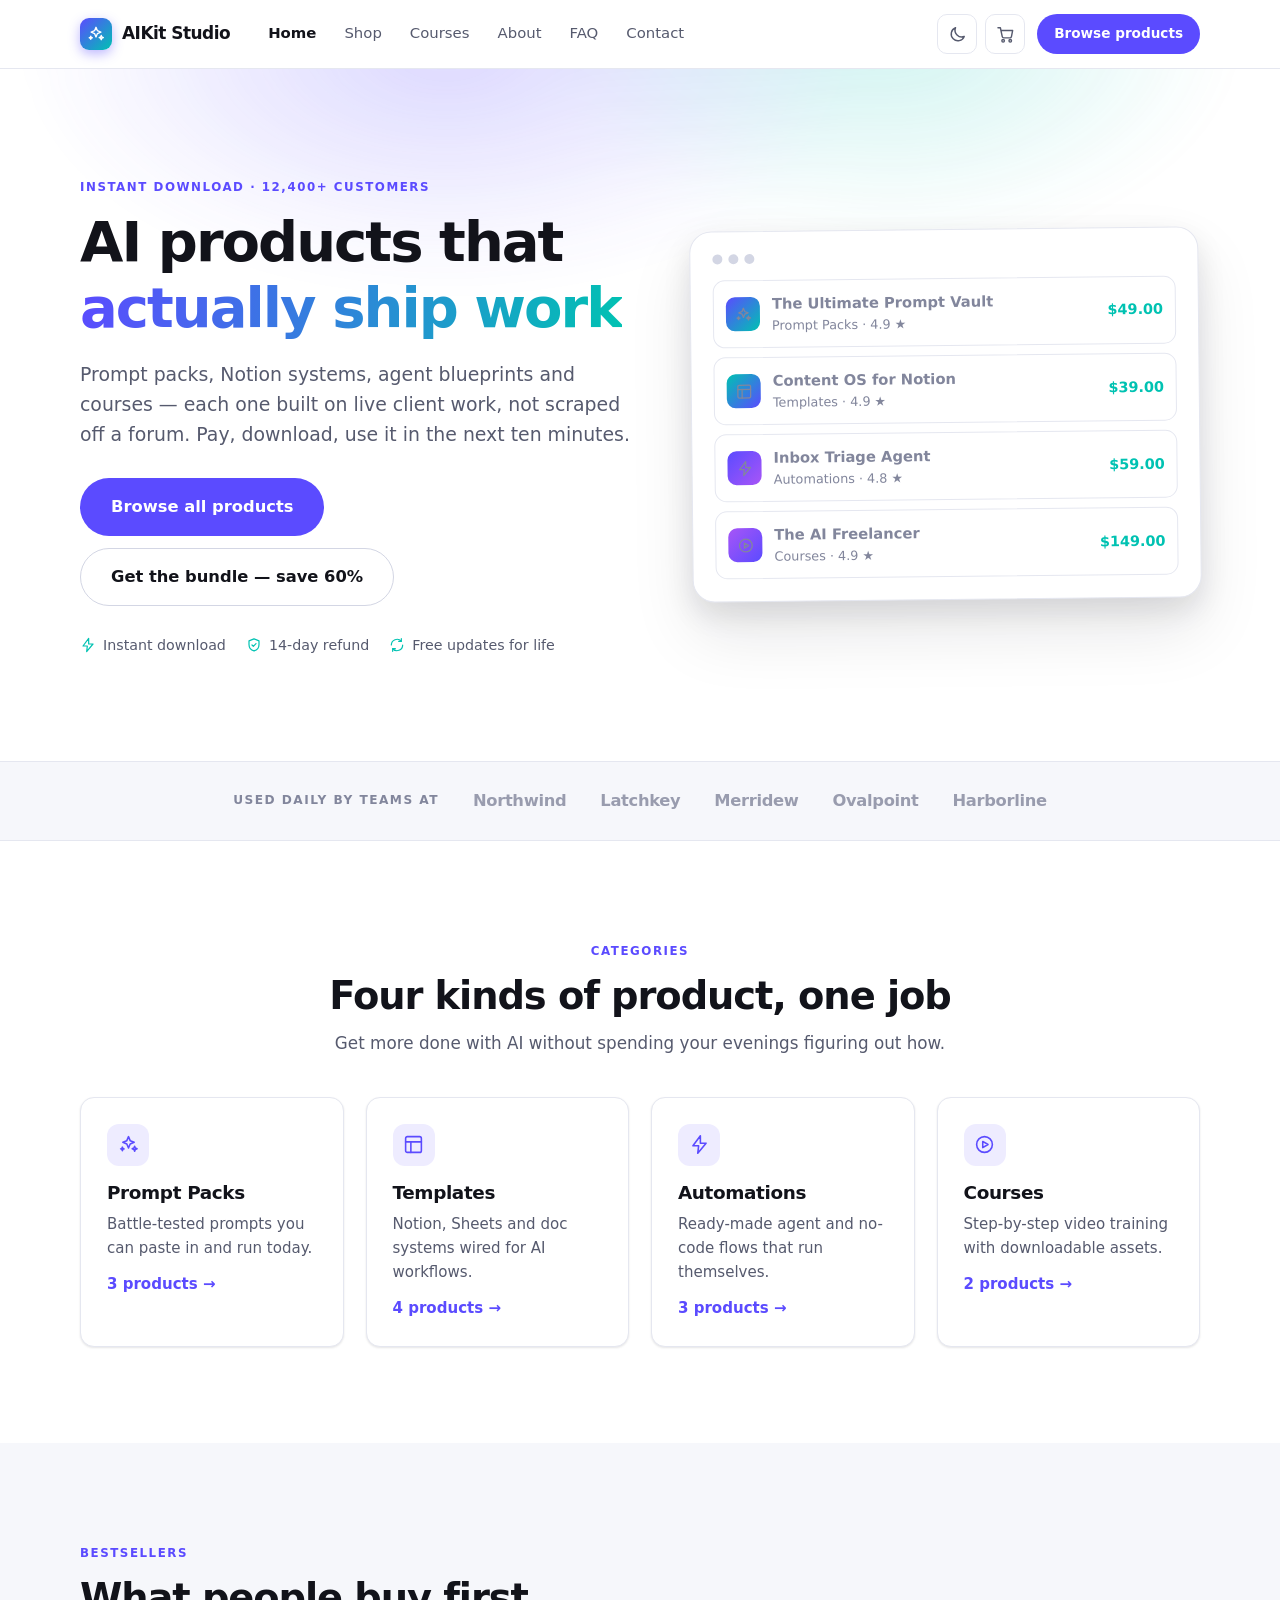
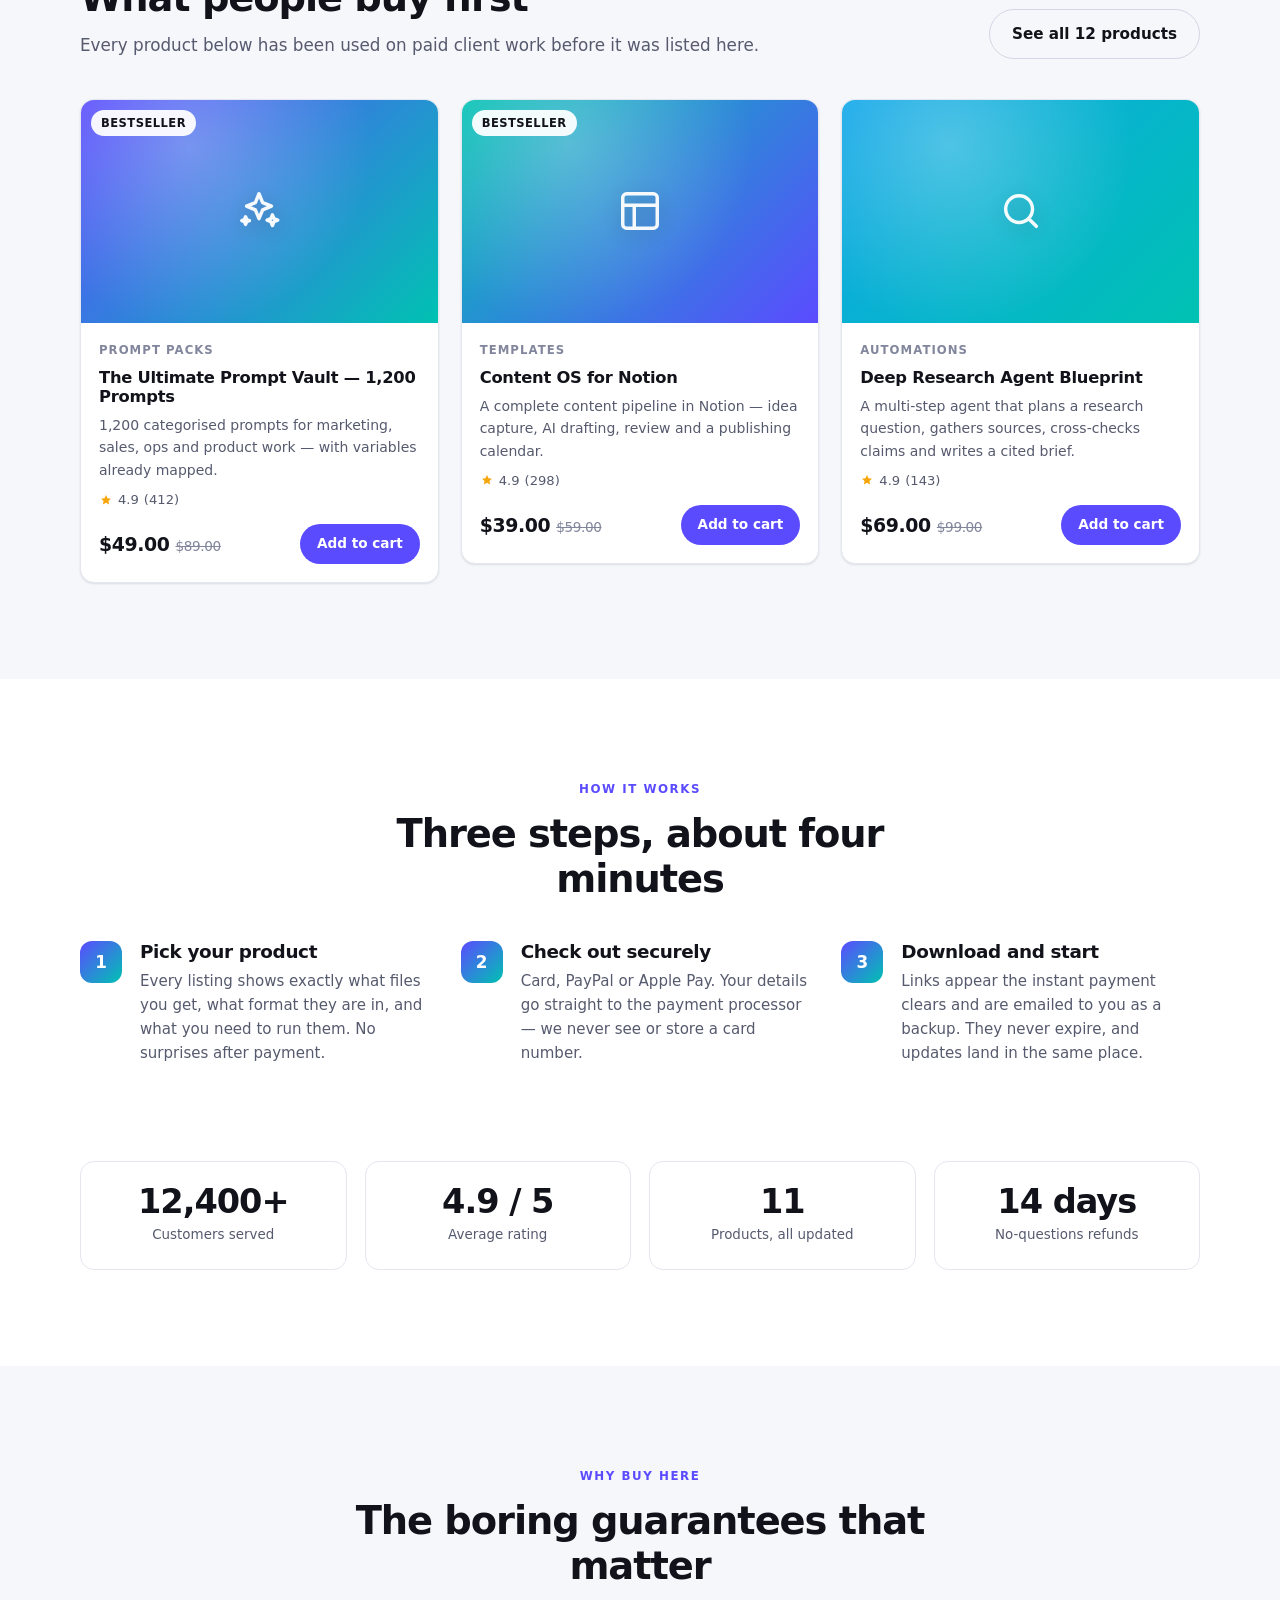
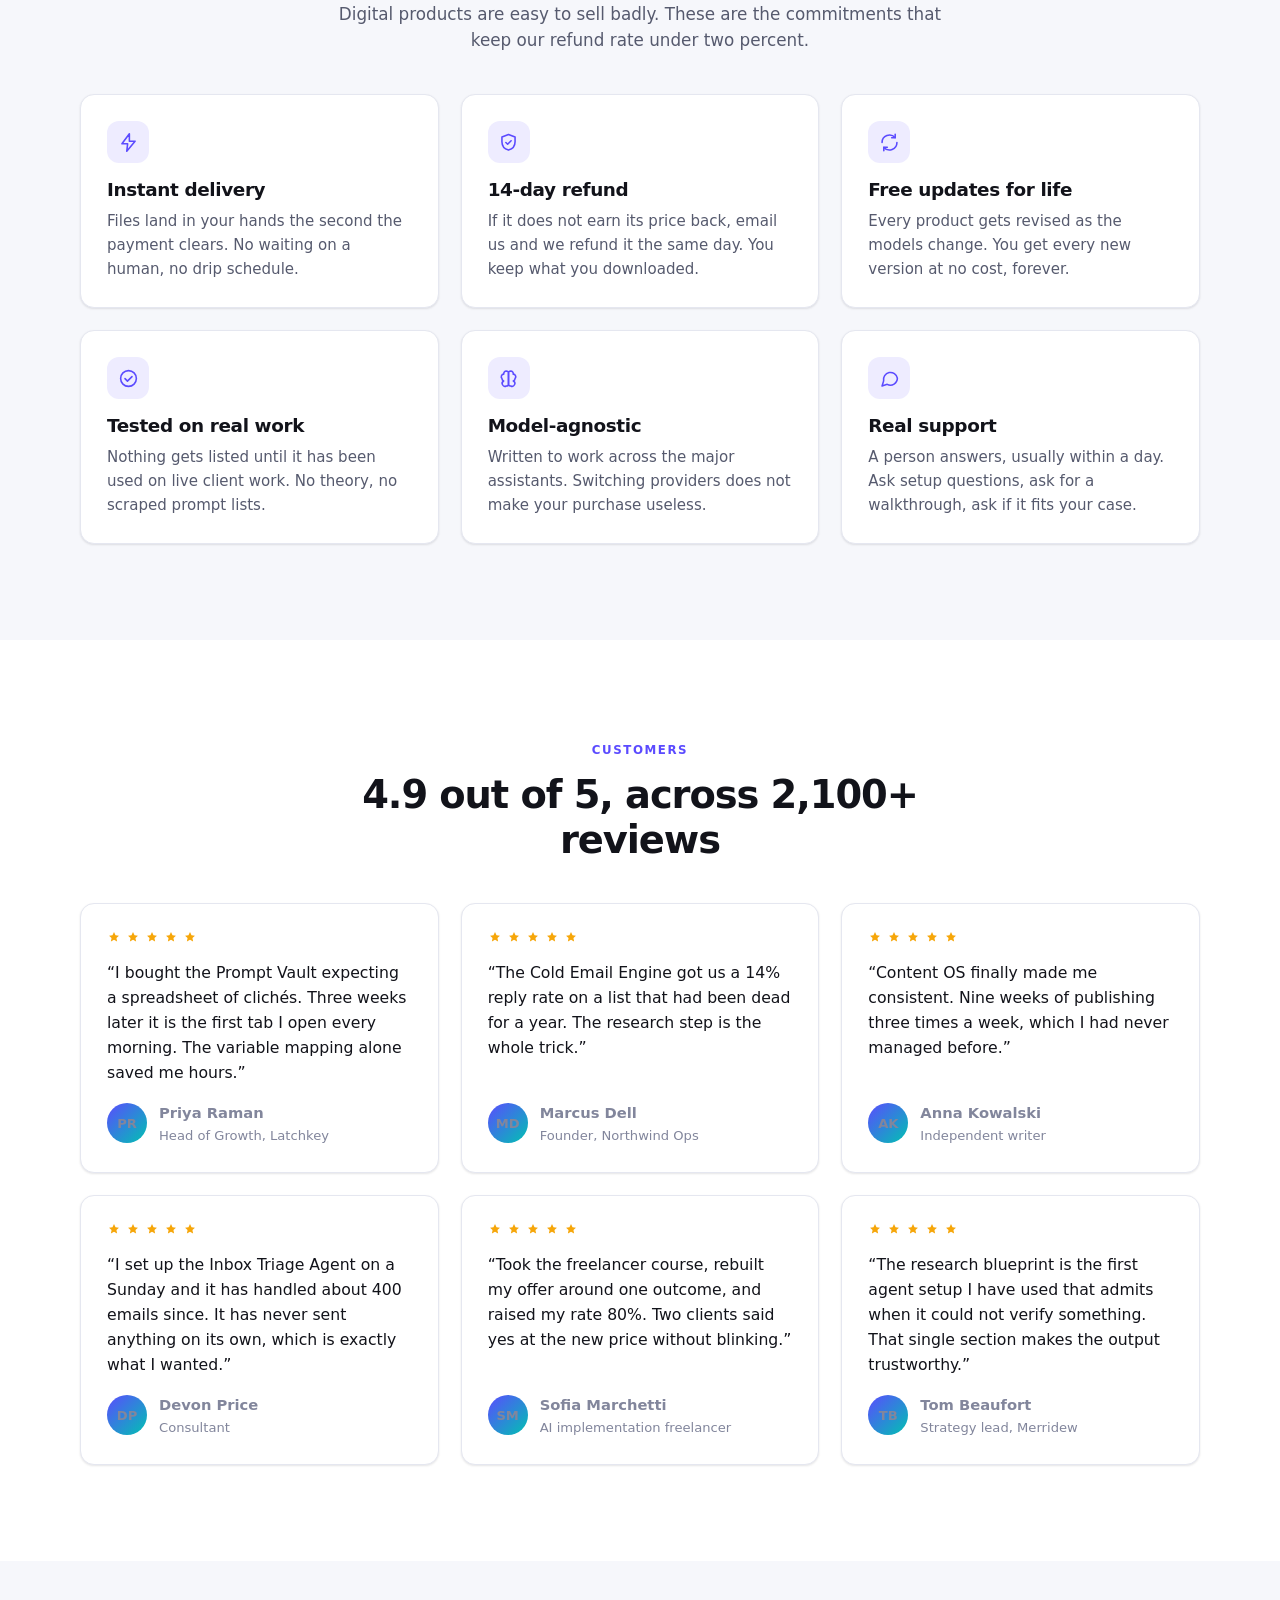
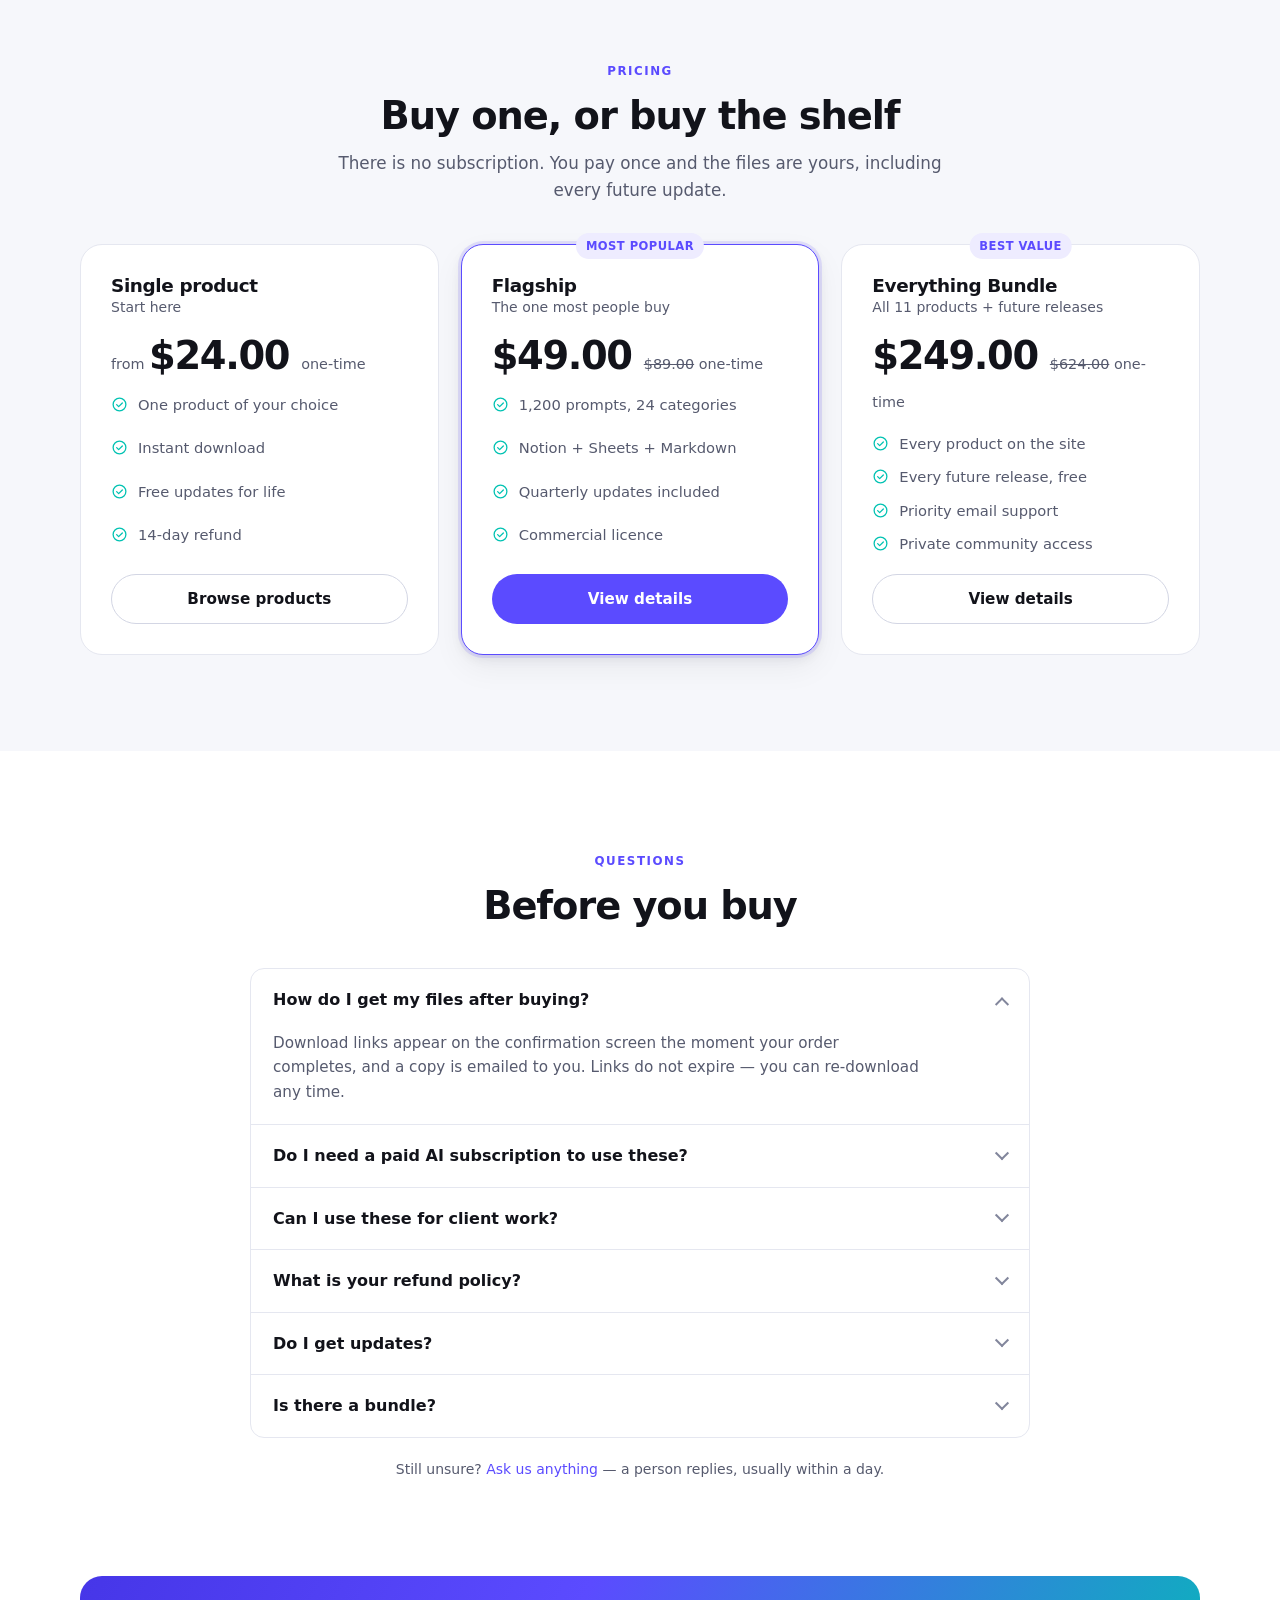
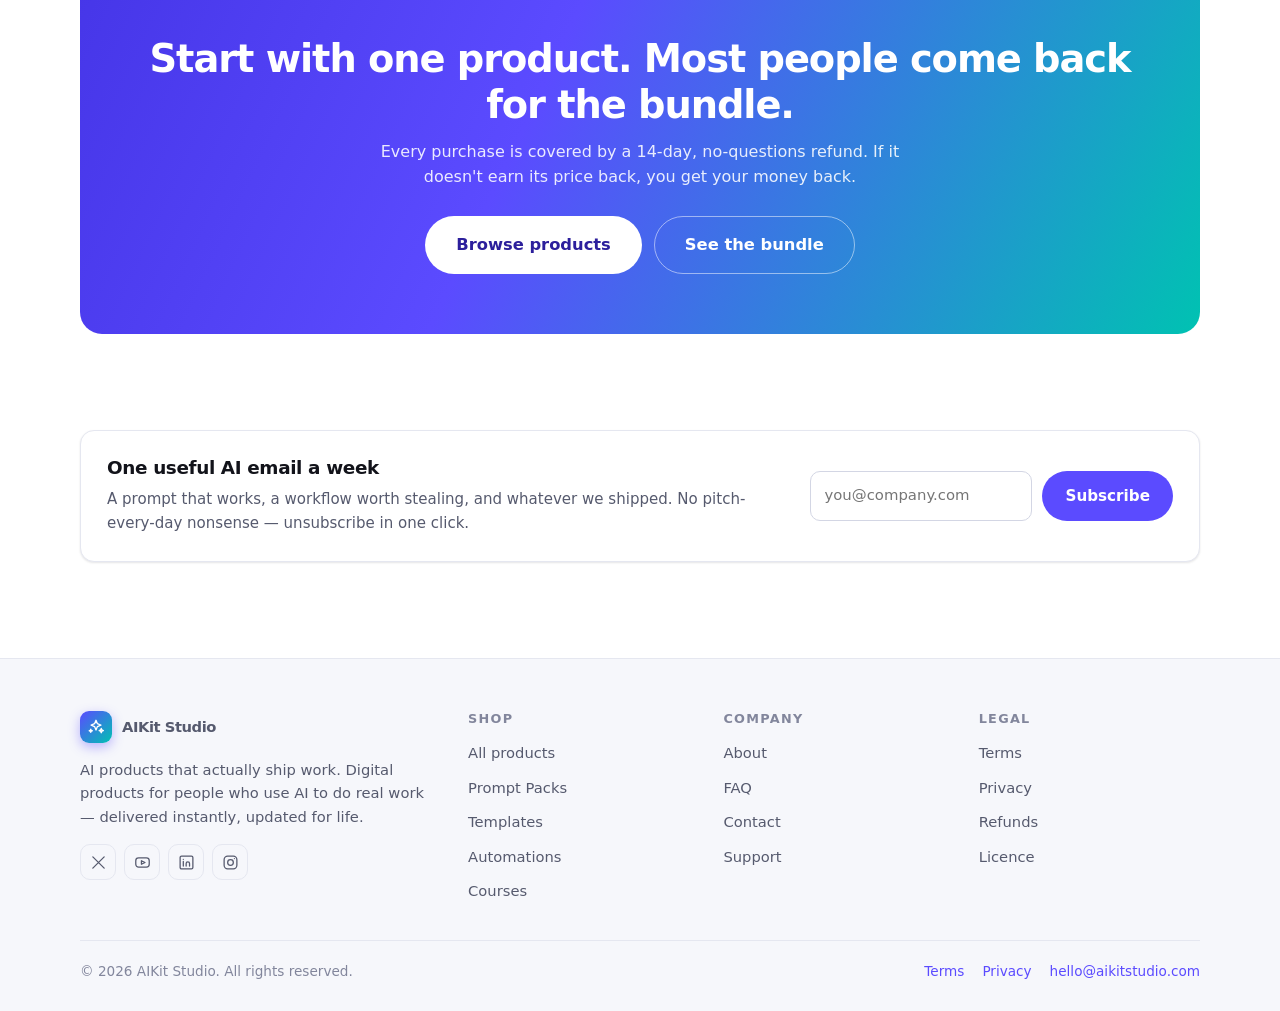
<file: index.html>
<!DOCTYPE html>
<html lang="en">
<head>
<meta charset="utf-8">
<meta name="viewport" content="width=device-width, initial-scale=1">
<title>AIKit Studio — AI prompts, templates, automations &amp; courses</title>
<meta name="description" content="Instantly downloadable AI products: 1,200-prompt vaults, Notion systems, agent blueprints and courses. Delivered the second you pay. Free updates for life, 14-day refunds.">
<meta property="og:title" content="AIKit Studio — AI products that actually ship work">
<meta property="og:description" content="Prompt packs, templates, automations and courses for people who use AI to do real work.">
<meta property="og:type" content="website">
<link rel="icon" href="data:image/svg+xml,<svg xmlns='http://www.w3.org/2000/svg' viewBox='0 0 100 100'><text y='.9em' font-size='90'>⚡</text></svg>">
<link rel="stylesheet" href="assets/css/styles.css">
</head>
<body>
<a class="skip-link" href="#main">Skip to content</a>
<header id="site-header"></header>

<main id="main">

  <!-- ================= HERO ================= -->
  <section class="hero">
    <div class="wrap hero__inner">
      <div>
        <span class="eyebrow">Instant download · 12,400+ customers</span>
        <h1>AI products that <span class="grad">actually ship work</span></h1>
        <p class="hero__lede">
          Prompt packs, Notion systems, agent blueprints and courses — each one built on live client work,
          not scraped off a forum. Pay, download, use it in the next ten minutes.
        </p>
        <div class="hero__cta">
          <a class="btn btn--primary btn--lg" href="shop.html">Browse all products</a>
          <a class="btn btn--ghost btn--lg" href="product.html?id=everything-bundle">Get the bundle — save 60%</a>
        </div>
        <div class="hero__meta" id="hero-meta"></div>
      </div>

      <div class="hero-card" id="hero-card"></div>
    </div>
  </section>

  <!-- ================= TRUST ================= -->
  <div class="trust">
    <div class="wrap trust__inner">
      <span class="trust__label">Used daily by teams at</span>
      <span class="trust__item">Northwind</span>
      <span class="trust__item">Latchkey</span>
      <span class="trust__item">Merridew</span>
      <span class="trust__item">Ovalpoint</span>
      <span class="trust__item">Harborline</span>
    </div>
  </div>

  <!-- ================= CATEGORIES ================= -->
  <section class="section">
    <div class="wrap">
      <div class="section-head center reveal">
        <span class="eyebrow">Categories</span>
        <h2>Four kinds of product, one job</h2>
        <p>Get more done with AI without spending your evenings figuring out how.</p>
      </div>
      <div class="grid grid--4" id="category-grid"></div>
    </div>
  </section>

  <!-- ================= FEATURED PRODUCTS ================= -->
  <section class="section section--soft">
    <div class="wrap">
      <div class="section-head reveal" style="display:flex;align-items:flex-end;gap:24px;max-width:none;flex-wrap:wrap">
        <div style="flex:1 1 340px">
          <span class="eyebrow">Bestsellers</span>
          <h2>What people buy first</h2>
          <p>Every product below has been used on paid client work before it was listed here.</p>
        </div>
        <a class="btn btn--ghost" href="shop.html">See all 12 products</a>
      </div>
      <div class="grid grid--3" id="featured-grid"></div>
    </div>
  </section>

  <!-- ================= HOW IT WORKS ================= -->
  <section class="section">
    <div class="wrap">
      <div class="section-head center reveal">
        <span class="eyebrow">How it works</span>
        <h2>Three steps, about four minutes</h2>
      </div>
      <div class="steps reveal">
        <div class="step">
          <h3>Pick your product</h3>
          <p>Every listing shows exactly what files you get, what format they are in, and what you need to run them. No surprises after payment.</p>
        </div>
        <div class="step">
          <h3>Check out securely</h3>
          <p>Card, PayPal or Apple Pay. Your details go straight to the payment processor — we never see or store a card number.</p>
        </div>
        <div class="step">
          <h3>Download and start</h3>
          <p>Links appear the instant payment clears and are emailed to you as a backup. They never expire, and updates land in the same place.</p>
        </div>
      </div>
    </div>
  </section>

  <!-- ================= STATS ================= -->
  <section class="section" style="padding-top:0">
    <div class="wrap">
      <div class="stats reveal" id="stats-grid"></div>
    </div>
  </section>

  <!-- ================= FEATURES ================= -->
  <section class="section section--soft">
    <div class="wrap">
      <div class="section-head center reveal">
        <span class="eyebrow">Why buy here</span>
        <h2>The boring guarantees that matter</h2>
        <p>Digital products are easy to sell badly. These are the commitments that keep our refund rate under two percent.</p>
      </div>
      <div class="grid grid--3" id="feature-grid"></div>
    </div>
  </section>

  <!-- ================= TESTIMONIALS ================= -->
  <section class="section">
    <div class="wrap">
      <div class="section-head center reveal">
        <span class="eyebrow">Customers</span>
        <h2>4.9 out of 5, across 2,100+ reviews</h2>
      </div>
      <div class="grid grid--3" id="testimonial-grid"></div>
    </div>
  </section>

  <!-- ================= BUNDLE / PRICING ================= -->
  <section class="section section--soft">
    <div class="wrap">
      <div class="section-head center reveal">
        <span class="eyebrow">Pricing</span>
        <h2>Buy one, or buy the shelf</h2>
        <p>There is no subscription. You pay once and the files are yours, including every future update.</p>
      </div>
      <div class="grid grid--3 reveal" id="plan-grid"></div>
    </div>
  </section>

  <!-- ================= FAQ ================= -->
  <section class="section">
    <div class="wrap" style="max-width:820px">
      <div class="section-head center reveal">
        <span class="eyebrow">Questions</span>
        <h2>Before you buy</h2>
      </div>
      <div class="accordion reveal" id="faq-list"></div>
      <p class="center muted small" style="margin-top:20px">
        Still unsure? <a href="contact.html">Ask us anything</a> — a person replies, usually within a day.
      </p>
    </div>
  </section>

  <!-- ================= CTA ================= -->
  <section class="section" style="padding-top:0">
    <div class="wrap">
      <div class="cta-band reveal">
        <h2>Start with one product. Most people come back for the bundle.</h2>
        <p>Every purchase is covered by a 14-day, no-questions refund. If it doesn't earn its price back, you get your money back.</p>
        <div style="display:flex;gap:12px;justify-content:center;flex-wrap:wrap">
          <a class="btn btn--primary btn--lg" href="shop.html">Browse products</a>
          <a class="btn btn--ghost btn--lg" href="product.html?id=everything-bundle">See the bundle</a>
        </div>
      </div>
    </div>
  </section>

  <!-- ================= NEWSLETTER ================= -->
  <section class="section" style="padding-top:0">
    <div class="wrap">
      <div class="card reveal" style="display:flex;flex-wrap:wrap;gap:24px;align-items:center;justify-content:space-between">
        <div style="flex:1 1 320px">
          <h3>One useful AI email a week</h3>
          <p class="muted">A prompt that works, a workflow worth stealing, and whatever we shipped. No pitch-every-day nonsense — unsubscribe in one click.</p>
        </div>
        <form class="subscribe" data-subscribe>
          <label class="sr-only" for="nl-email">Email address</label>
          <input class="input" id="nl-email" type="email" placeholder="you@company.com" required>
          <button class="btn btn--primary" type="submit">Subscribe</button>
        </form>
      </div>
    </div>
  </section>

</main>

<footer id="site-footer"></footer>

<script src="assets/js/data.js"></script>
<script src="assets/js/app.js"></script>
<script>
/* ---- Hero meta strip ---- */
$('#hero-meta').innerHTML = [
  ['bolt', 'Instant download'],
  ['shield', '14-day refund'],
  ['refresh', 'Free updates for life'],
].map(([i, label]) => `<span>${icon(i)}${label}</span>`).join('');

/* ---- Hero mock card: the three top products ---- */
$('#hero-card').innerHTML = `
  <div class="hero-card__bar"><i></i><i></i><i></i></div>
  ${['ultimate-prompt-vault', 'content-os-notion', 'inbox-triage-agent', 'ai-freelancer-course']
    .map(getProduct).filter(Boolean).map(p => `
      <a class="hero-card__row" href="product.html?id=${p.id}" style="text-decoration:none;color:inherit">
        <span class="hero-card__ico" style="background:linear-gradient(135deg, ${p.gradient[0]}, ${p.gradient[1]})">${icon(p.icon)}</span>
        <span style="min-width:0">
          <strong>${esc(p.name.split(' — ')[0])}</strong>
          <span>${esc(categoryName(p.category))} · ${p.rating.toFixed(1)} ★</span>
        </span>
        <b>${money(p.price)}</b>
      </a>`).join('')}`;

/* ---- Categories ---- */
$('#category-grid').innerHTML = CATEGORIES.map(c => {
  const count = PRODUCTS.filter(p => p.category === c.id).length;
  return `
    <a class="card reveal" href="shop.html?cat=${c.id}" style="text-decoration:none;color:inherit;display:block">
      <span class="card__ico">${icon(c.icon)}</span>
      <h3>${esc(c.name)}</h3>
      <p>${esc(c.blurb)}</p>
      <p class="tiny" style="margin-top:12px;color:var(--brand);font-weight:600">${count} product${count === 1 ? '' : 's'} →</p>
    </a>`;
}).join('');

/* ---- Featured products ---- */
$('#featured-grid').innerHTML = PRODUCTS
  .filter(p => p.badges?.includes('Bestseller') || p.id === 'research-agent-blueprint')
  .slice(0, 3)
  .map(p => `<div class="reveal">${productCard(p)}</div>`).join('');

/* ---- Stats ---- */
$('#stats-grid').innerHTML = STATS
  .map(s => `<div class="stat"><b>${esc(s.value)}</b><span>${esc(s.label)}</span></div>`).join('');

/* ---- Features ---- */
$('#feature-grid').innerHTML = FEATURES.map(f => `
  <div class="card reveal">
    <span class="card__ico">${icon(f.icon)}</span>
    <h3>${esc(f.title)}</h3>
    <p>${esc(f.body)}</p>
  </div>`).join('');

/* ---- Testimonials ---- */
$('#testimonial-grid').innerHTML = TESTIMONIALS.slice(0, 6).map(t => `
  <figure class="quote reveal">
    <div class="rating">${icon('star')}${icon('star')}${icon('star')}${icon('star')}${icon('star')}</div>
    <blockquote>“${esc(t.quote)}”</blockquote>
    <figcaption class="quote__who">
      <span class="avatar">${esc(t.name.split(' ').map(w => w[0]).join('').slice(0, 2))}</span>
      <span><b>${esc(t.name)}</b><span>${esc(t.role)}</span></span>
    </figcaption>
  </figure>`).join('');

/* ---- Plans (built from real products so prices never drift) ---- */
const planSpecs = [
  { id: 'social-repurpose-pack', tag: null, title: 'Single product', note: 'Start here', featured: false,
    points: ['One product of your choice', 'Instant download', 'Free updates for life', '14-day refund'] },
  { id: 'ultimate-prompt-vault', tag: 'Most popular', title: 'Flagship', note: 'The one most people buy', featured: true,
    points: ['1,200 prompts, 24 categories', 'Notion + Sheets + Markdown', 'Quarterly updates included', 'Commercial licence'] },
  { id: 'everything-bundle', tag: 'Best value', title: 'Everything Bundle', note: 'All 11 products + future releases', featured: false,
    points: ['Every product on the site', 'Every future release, free', 'Priority email support', 'Private community access'] },
];
$('#plan-grid').innerHTML = planSpecs.map(spec => {
  const p = getProduct(spec.id);
  const from = spec.id === 'social-repurpose-pack';
  return `
    <div class="plan${spec.featured ? ' plan--featured' : ''}">
      ${spec.tag ? `<span class="badge plan__tag">${esc(spec.tag)}</span>` : ''}
      <div>
        <h3>${esc(spec.title)}</h3>
        <p class="small muted">${esc(spec.note)}</p>
      </div>
      <div class="plan__price">${from ? '<small>from </small>' : ''}${money(p.price)}
        <small>${p.compareAt ? `<del>${money(p.compareAt)}</del> ` : ''}one-time</small>
      </div>
      <ul>${spec.points.map(pt => `<li>${icon('check')}<span>${esc(pt)}</span></li>`).join('')}</ul>
      <a class="btn ${spec.featured ? 'btn--primary' : 'btn--ghost'} btn--block"
         href="${from ? 'shop.html' : `product.html?id=${p.id}`}">${from ? 'Browse products' : 'View details'}</a>
    </div>`;
}).join('');

/* ---- FAQ ---- */
$('#faq-list').innerHTML = FAQS.slice(0, 6).map((f, i) => `
  <details${i === 0 ? ' open' : ''}>
    <summary>${esc(f.q)}</summary>
    <div class="acc-body">${esc(f.a)}</div>
  </details>`).join('');
</script>
</body>
</html>
</file>
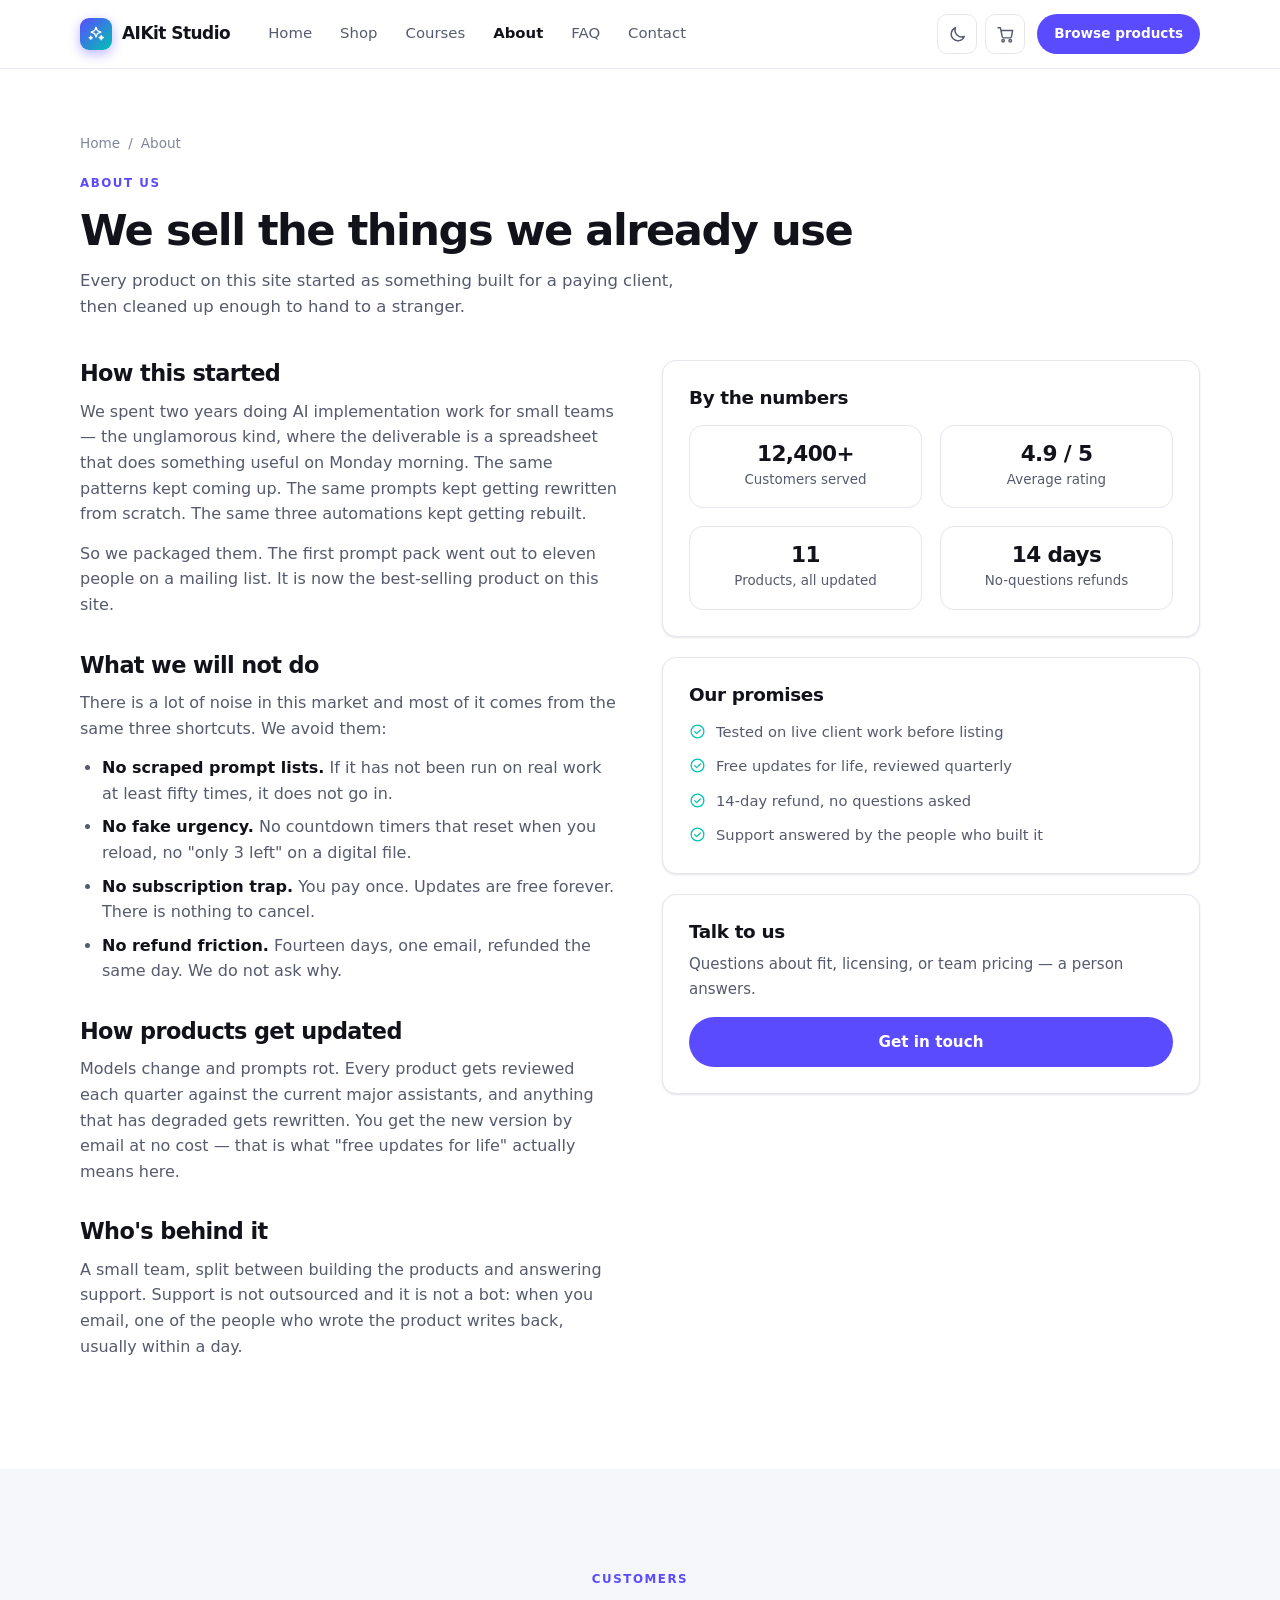
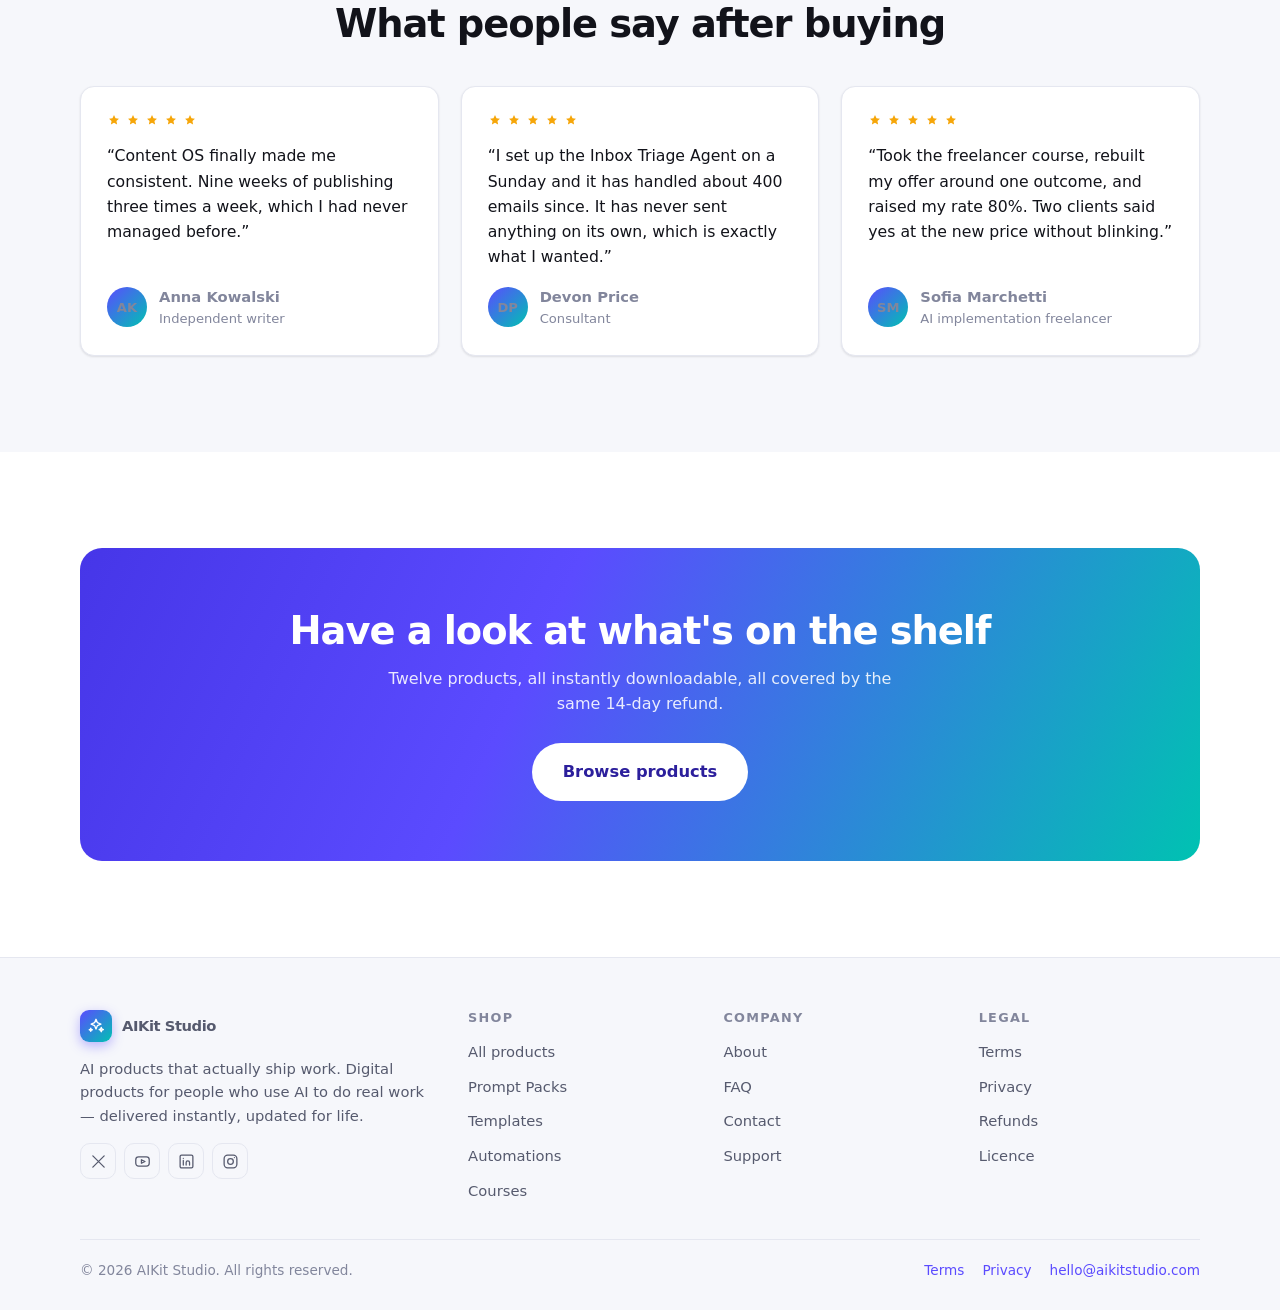
<file: about.html>
<!DOCTYPE html>
<html lang="en">
<head>
<meta charset="utf-8">
<meta name="viewport" content="width=device-width, initial-scale=1">
<title>About</title>
<meta name="description" content="Who we are and why every product here is tested on real client work before it gets listed.">
<link rel="icon" href="data:image/svg+xml,<svg xmlns='http://www.w3.org/2000/svg' viewBox='0 0 100 100'><text y='.9em' font-size='90'>⚡</text></svg>">
<link rel="stylesheet" href="assets/css/styles.css">
</head>
<body>
<a class="skip-link" href="#main">Skip to content</a>
<header id="site-header"></header>

<main id="main">
  <section class="page-head">
    <div class="wrap">
      <nav class="breadcrumb" aria-label="Breadcrumb"><a href="index.html">Home</a> <span>/</span> <span>About</span></nav>
      <span class="eyebrow">About us</span>
      <h1>We sell the things we already use</h1>
      <p>Every product on this site started as something built for a paying client, then cleaned up enough to hand to a stranger.</p>
    </div>
  </section>

  <section class="section" style="padding-top:40px">
    <div class="wrap">
      <div class="grid grid--2" style="gap:44px;align-items:start">
        <div class="prose">
          <h2 style="margin-top:0">How this started</h2>
          <p>We spent two years doing AI implementation work for small teams — the unglamorous kind, where the deliverable is a spreadsheet that does something useful on Monday morning. The same patterns kept coming up. The same prompts kept getting rewritten from scratch. The same three automations kept getting rebuilt.</p>
          <p>So we packaged them. The first prompt pack went out to eleven people on a mailing list. It is now the best-selling product on this site.</p>

          <h2>What we will not do</h2>
          <p>There is a lot of noise in this market and most of it comes from the same three shortcuts. We avoid them:</p>
          <ul>
            <li><strong>No scraped prompt lists.</strong> If it has not been run on real work at least fifty times, it does not go in.</li>
            <li><strong>No fake urgency.</strong> No countdown timers that reset when you reload, no "only 3 left" on a digital file.</li>
            <li><strong>No subscription trap.</strong> You pay once. Updates are free forever. There is nothing to cancel.</li>
            <li><strong>No refund friction.</strong> Fourteen days, one email, refunded the same day. We do not ask why.</li>
          </ul>

          <h2>How products get updated</h2>
          <p>Models change and prompts rot. Every product gets reviewed each quarter against the current major assistants, and anything that has degraded gets rewritten. You get the new version by email at no cost — that is what "free updates for life" actually means here.</p>

          <h2>Who's behind it</h2>
          <p>A small team, split between building the products and answering support. Support is not outsourced and it is not a bot: when you email, one of the people who wrote the product writes back, usually within a day.</p>
        </div>

        <div>
          <div class="card" style="margin-bottom:20px">
            <h3>By the numbers</h3>
            <div class="stats" id="about-stats" style="grid-template-columns:1fr 1fr;margin-top:16px"></div>
          </div>

          <div class="card" style="margin-bottom:20px">
            <h3>Our promises</h3>
            <ul class="includes" id="about-promises" style="margin-top:14px"></ul>
          </div>

          <div class="card">
            <h3>Talk to us</h3>
            <p class="muted small" style="margin:10px 0 16px">Questions about fit, licensing, or team pricing — a person answers.</p>
            <a class="btn btn--primary btn--block" href="contact.html">Get in touch</a>
          </div>
        </div>
      </div>
    </div>
  </section>

  <section class="section section--soft">
    <div class="wrap">
      <div class="section-head center">
        <span class="eyebrow">Customers</span>
        <h2>What people say after buying</h2>
      </div>
      <div class="grid grid--3" id="about-quotes"></div>
    </div>
  </section>

  <section class="section">
    <div class="wrap">
      <div class="cta-band">
        <h2>Have a look at what's on the shelf</h2>
        <p>Twelve products, all instantly downloadable, all covered by the same 14-day refund.</p>
        <a class="btn btn--primary btn--lg" href="shop.html">Browse products</a>
      </div>
    </div>
  </section>
</main>

<footer id="site-footer"></footer>

<script src="assets/js/data.js"></script>
<script src="assets/js/app.js"></script>
<script>
$('#about-stats').innerHTML = STATS
  .map(s => `<div class="stat" style="padding:16px 10px"><b style="font-size:1.35rem">${esc(s.value)}</b><span class="tiny">${esc(s.label)}</span></div>`).join('');

$('#about-promises').innerHTML = [
  'Tested on live client work before listing',
  'Free updates for life, reviewed quarterly',
  '14-day refund, no questions asked',
  'Support answered by the people who built it',
].map(t => `<li>${icon('check')}<span>${esc(t)}</span></li>`).join('');

$('#about-quotes').innerHTML = TESTIMONIALS.slice(2, 5).map(t => `
  <figure class="quote">
    <div class="rating">${icon('star')}${icon('star')}${icon('star')}${icon('star')}${icon('star')}</div>
    <blockquote>“${esc(t.quote)}”</blockquote>
    <figcaption class="quote__who">
      <span class="avatar">${esc(t.name.split(' ').map(w => w[0]).join('').slice(0, 2))}</span>
      <span><b>${esc(t.name)}</b><span>${esc(t.role)}</span></span>
    </figcaption>
  </figure>`).join('');
</script>
</body>
</html>
</file>
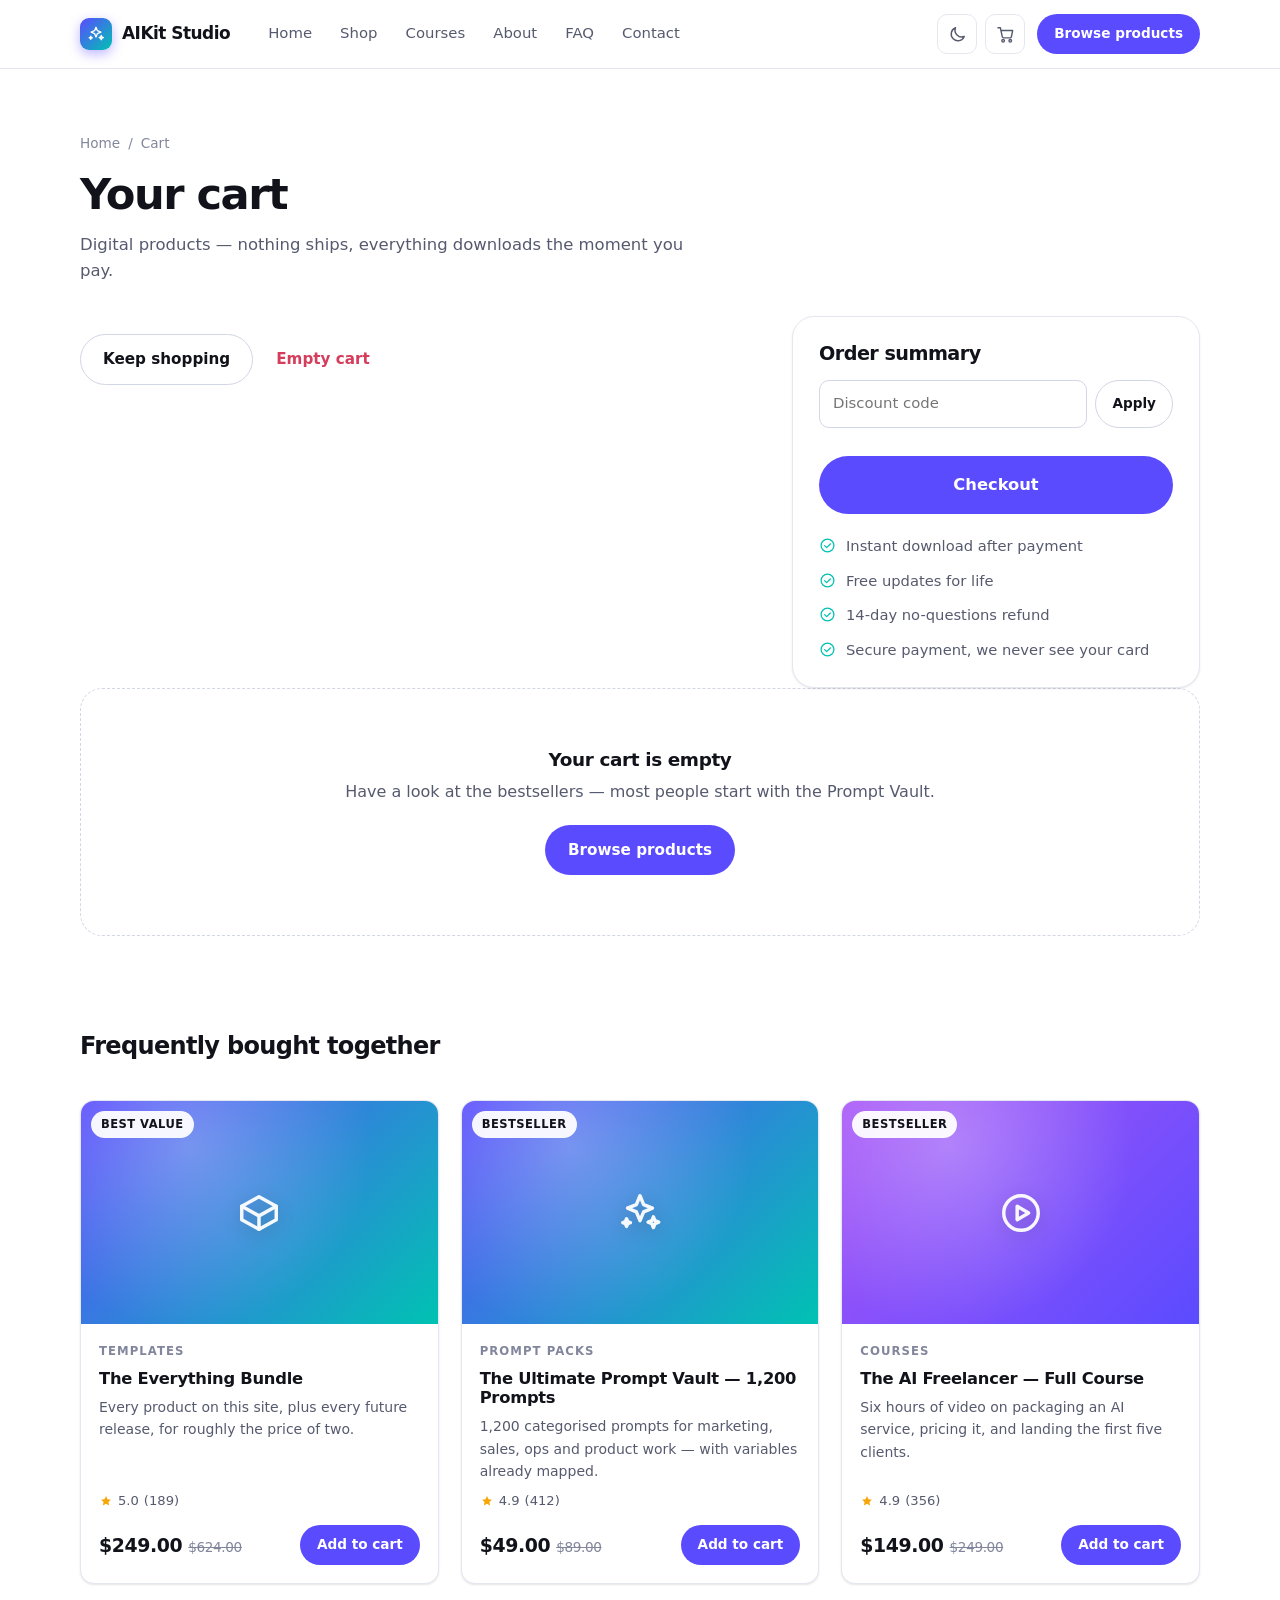
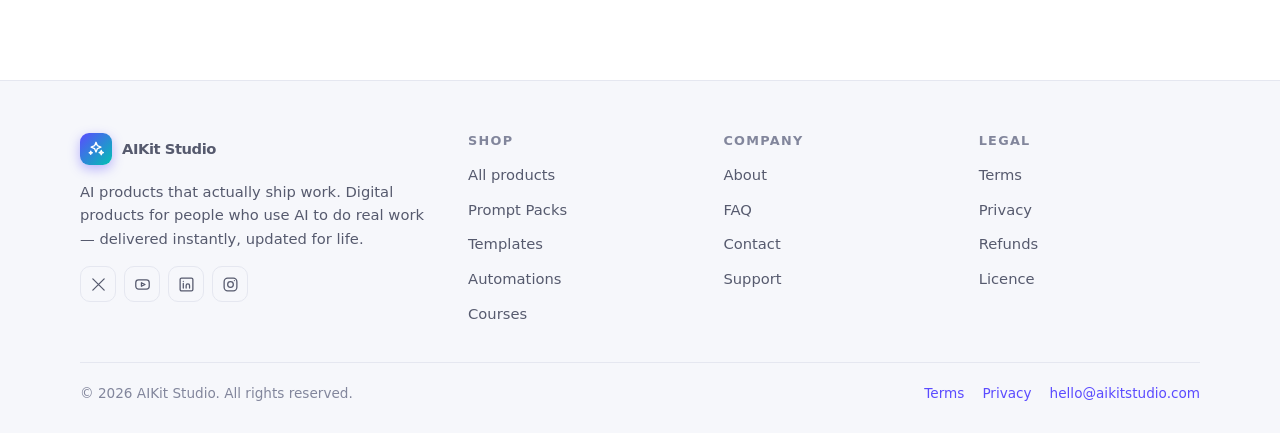
<file: cart.html>
<!DOCTYPE html>
<html lang="en">
<head>
<meta charset="utf-8">
<meta name="viewport" content="width=device-width, initial-scale=1">
<title>Your cart</title>
<meta name="description" content="Review your cart and check out. Instant download after payment.">
<link rel="icon" href="data:image/svg+xml,<svg xmlns='http://www.w3.org/2000/svg' viewBox='0 0 100 100'><text y='.9em' font-size='90'>⚡</text></svg>">
<link rel="stylesheet" href="assets/css/styles.css">
</head>
<body>
<a class="skip-link" href="#main">Skip to content</a>
<header id="site-header"></header>

<main id="main">
  <section class="page-head">
    <div class="wrap">
      <nav class="breadcrumb" aria-label="Breadcrumb"><a href="index.html">Home</a> <span>/</span> <span>Cart</span></nav>
      <h1>Your cart</h1>
      <p>Digital products — nothing ships, everything downloads the moment you pay.</p>
    </div>
  </section>

  <section class="section" style="padding-top:32px">
    <div class="wrap">
      <div class="cart-layout" id="cart-layout" hidden>
        <div>
          <div id="cart-lines"></div>
          <div style="display:flex;gap:12px;flex-wrap:wrap;margin-top:18px">
            <a class="btn btn--ghost" href="shop.html">Keep shopping</a>
            <button class="btn btn--danger" type="button" id="clear-cart">Empty cart</button>
          </div>
        </div>

        <aside class="summary">
          <h2 style="font-size:1.2rem;margin-bottom:14px">Order summary</h2>
          <div id="summary-rows"></div>

          <form class="coupon" id="coupon-form">
            <label class="sr-only" for="coupon">Discount code</label>
            <input class="input" id="coupon" placeholder="Discount code" autocomplete="off">
            <button class="btn btn--ghost btn--sm" type="submit">Apply</button>
          </form>
          <p class="tiny muted" id="coupon-msg"></p>

          <a class="btn btn--primary btn--lg btn--block" href="checkout.html" style="margin-top:14px">Checkout</a>

          <ul class="includes" id="guarantees" style="margin-top:20px"></ul>
        </aside>
      </div>

      <div class="empty-state" id="cart-empty" hidden>
        <h3>Your cart is empty</h3>
        <p>Have a look at the bestsellers — most people start with the Prompt Vault.</p>
        <a class="btn btn--primary" href="shop.html">Browse products</a>
      </div>
    </div>
  </section>

  <section class="section" style="padding-top:0">
    <div class="wrap">
      <div class="section-head"><h2 style="font-size:1.5rem">Frequently bought together</h2></div>
      <div class="grid grid--3" id="suggestions"></div>
    </div>
  </section>
</main>

<footer id="site-footer"></footer>

<script src="assets/js/data.js"></script>
<script src="assets/js/app.js"></script>
<script>
const layout = $('#cart-layout');
const emptyBox = $('#cart-empty');

function render() {
  const { lines, subtotal, discount, total, code, rule } = Cart.totals();

  layout.hidden = lines.length === 0;
  emptyBox.hidden = lines.length > 0;
  if (!lines.length) { renderSuggestions([]); return; }

  $('#cart-lines').innerHTML = lines.map(({ product: p, qty, lineTotal }) => `
    <article class="cart-item">
      <span class="cart-item__art" style="background: linear-gradient(135deg, ${p.gradient[0]}, ${p.gradient[1]})">${icon(p.icon)}</span>
      <div>
        <h3><a href="product.html?id=${p.id}">${esc(p.name)}</a></h3>
        <p class="tiny muted">${esc(categoryName(p.category))} · ${esc(p.specs.Format)}</p>
        <div class="qty" style="margin-top:8px">
          <button type="button" data-qty-down="${p.id}" aria-label="Decrease quantity of ${esc(p.name)}">−</button>
          <span>${qty}</span>
          <button type="button" data-qty-up="${p.id}" aria-label="Increase quantity of ${esc(p.name)}">+</button>
        </div>
      </div>
      <div class="cart-item__right">
        <span class="price">${money(lineTotal)}</span>
        ${qty > 1 ? `<span class="tiny muted">${money(p.price)} each</span>` : ''}
        <button class="btn btn--danger btn--sm" type="button" data-remove="${p.id}">Remove</button>
      </div>
    </article>`).join('');

  $('#summary-rows').innerHTML = `
    <div class="summary__row"><span>Subtotal (${lines.reduce((n, l) => n + l.qty, 0)} items)</span><span>${money(subtotal)}</span></div>
    ${discount > 0 ? `<div class="summary__row" style="color:var(--accent)">
        <span>Discount · ${esc(code)}</span><span>−${money(discount)}</span></div>` : ''}
    <div class="summary__row"><span>Delivery</span><span>Instant download</span></div>
    <div class="summary__row summary__row--total"><span>Total</span><span>${money(total)}</span></div>`;

  $('#coupon-msg').textContent = code ? `Applied: ${rule.label}.` : '';
  $('#coupon').value = code || '';

  renderSuggestions(lines.map(l => l.id));
}

function renderSuggestions(inCart) {
  $('#suggestions').innerHTML = PRODUCTS
    .filter(p => !inCart.includes(p.id))
    .sort((a, b) => b.rating - a.rating || b.reviews - a.reviews)
    .slice(0, 3)
    .map(productCard).join('');
}

/* --- Interactions --- */
$('#cart-lines')?.addEventListener('click', e => {
  const up = e.target.closest('[data-qty-up]');
  const down = e.target.closest('[data-qty-down]');
  const rm = e.target.closest('[data-remove]');
  if (up) {
    const line = Cart.read().find(l => l.id === up.dataset.qtyUp);
    Cart.setQty(up.dataset.qtyUp, (line?.qty || 0) + 1);
  } else if (down) {
    const line = Cart.read().find(l => l.id === down.dataset.qtyDown);
    Cart.setQty(down.dataset.qtyDown, (line?.qty || 0) - 1);
  } else if (rm) {
    const p = getProduct(rm.dataset.remove);
    Cart.remove(rm.dataset.remove);
    toast(`${p ? p.name : 'Item'} removed`, 'info');
  }
});

$('#clear-cart').addEventListener('click', () => {
  Cart.clear();
  Coupon.clear();
  toast('Cart emptied', 'info');
});

$('#coupon-form').addEventListener('submit', e => {
  e.preventDefault();
  const value = $('#coupon').value.trim();
  if (!value) { Coupon.clear(); return; }
  if (Coupon.set(value)) toast('Discount applied');
  else {
    $('#coupon-msg').textContent = 'That code is not valid or has expired.';
    $('#coupon-msg').style.color = 'var(--danger)';
  }
});

$('#guarantees').innerHTML = [
  'Instant download after payment',
  'Free updates for life',
  '14-day no-questions refund',
  'Secure payment, we never see your card',
].map(t => `<li>${icon('check')}<span>${esc(t)}</span></li>`).join('');

document.addEventListener('cart:change', render);
render();
</script>
</body>
</html>
</file>
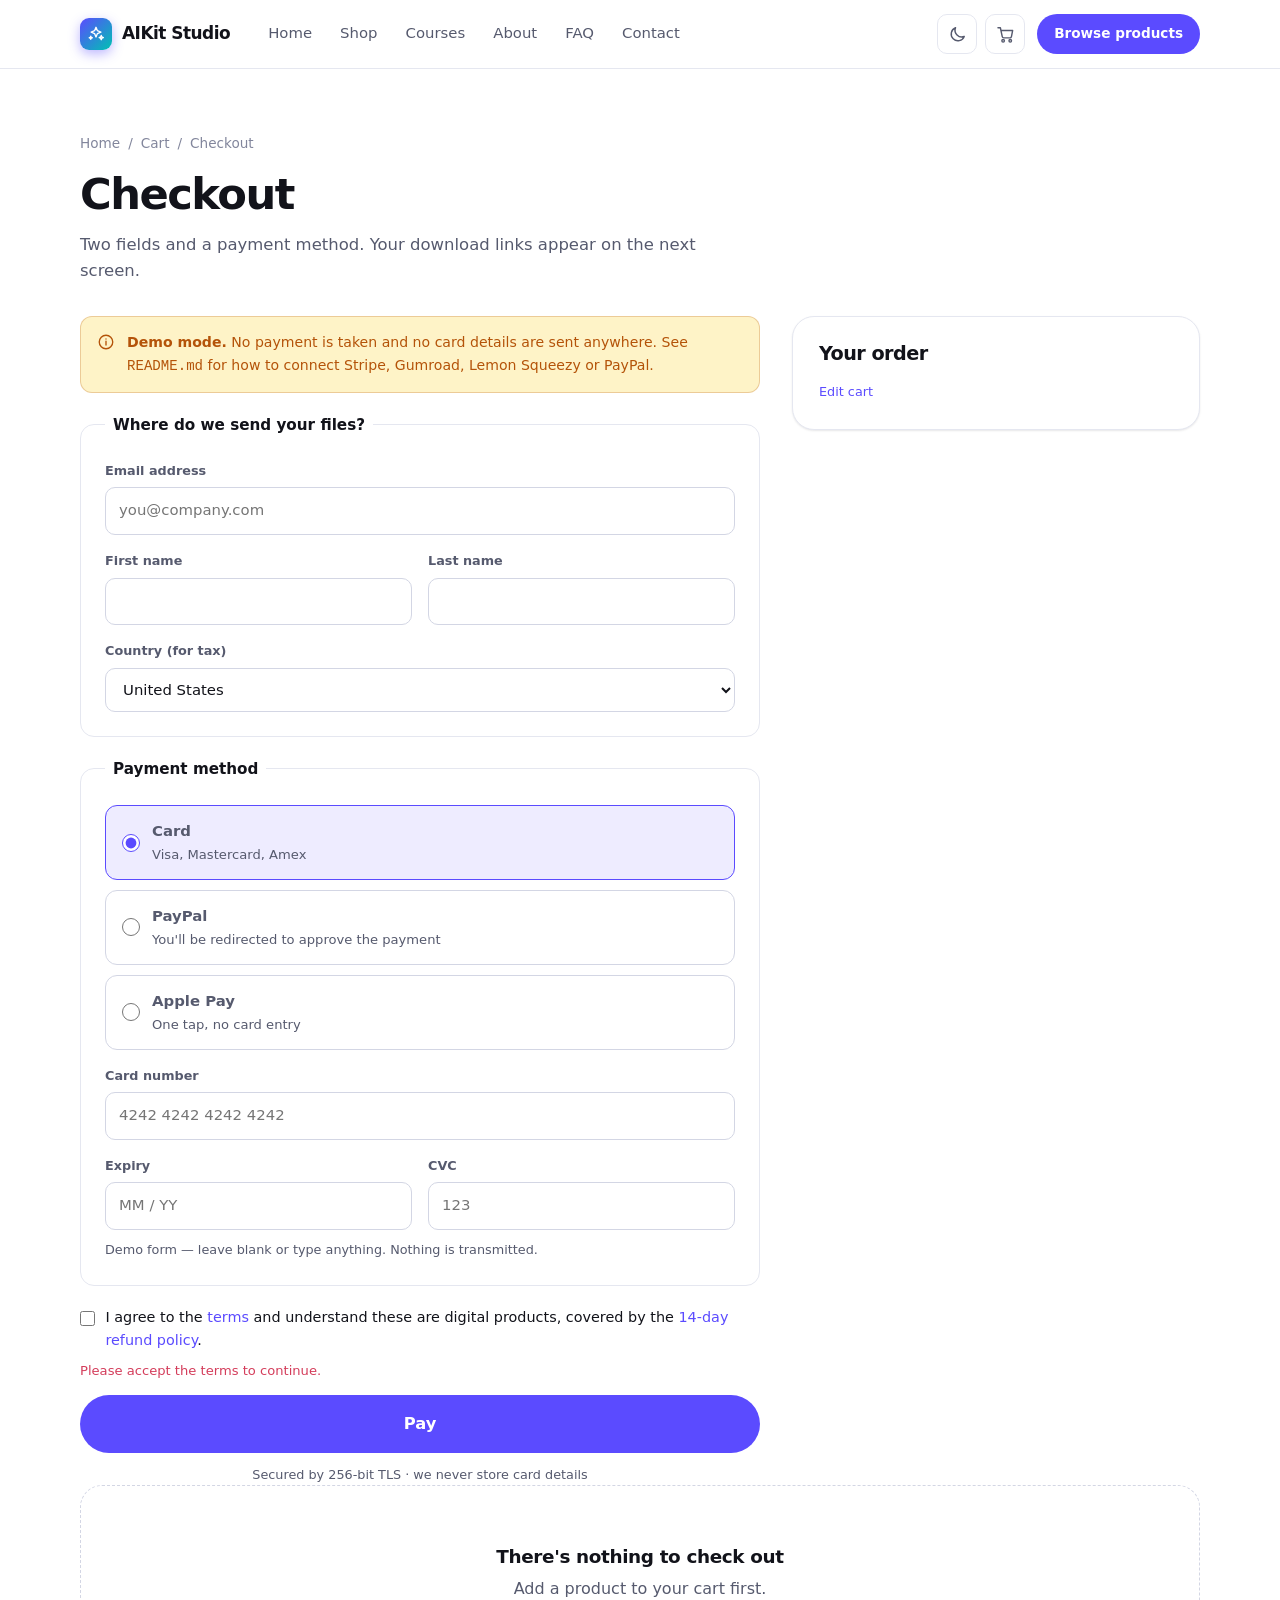
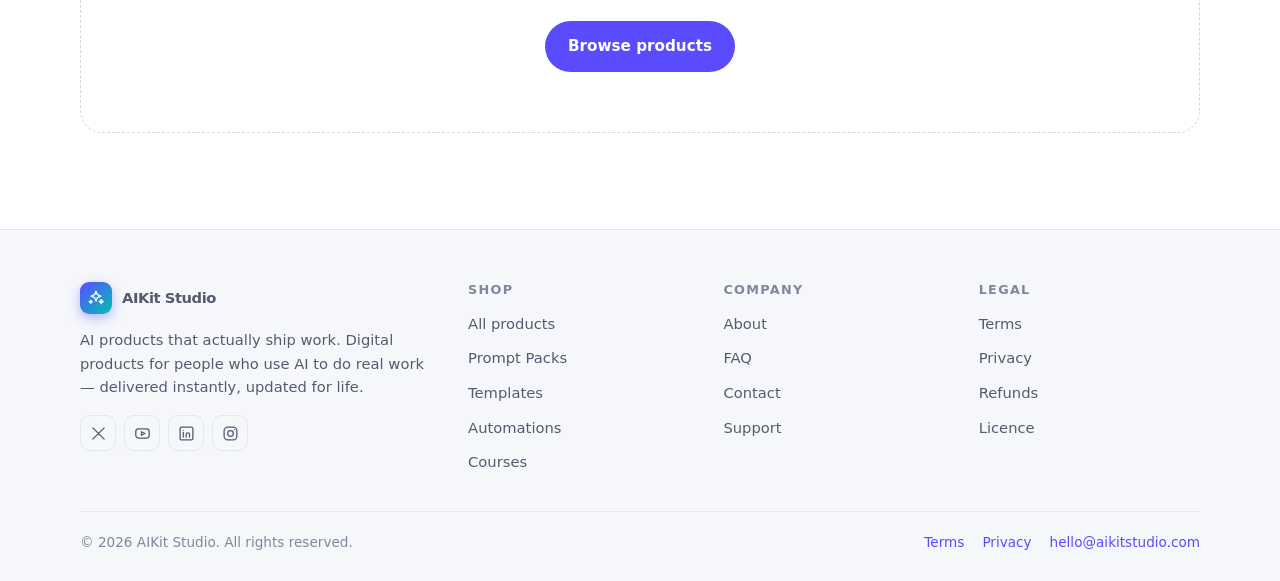
<file: checkout.html>
<!DOCTYPE html>
<html lang="en">
<head>
<meta charset="utf-8">
<meta name="viewport" content="width=device-width, initial-scale=1">
<title>Checkout</title>
<meta name="description" content="Secure checkout. Your files download the moment payment clears.">
<meta name="robots" content="noindex">
<link rel="icon" href="data:image/svg+xml,<svg xmlns='http://www.w3.org/2000/svg' viewBox='0 0 100 100'><text y='.9em' font-size='90'>⚡</text></svg>">
<link rel="stylesheet" href="assets/css/styles.css">
</head>
<body>
<a class="skip-link" href="#main">Skip to content</a>
<header id="site-header"></header>

<main id="main">
  <section class="page-head">
    <div class="wrap">
      <nav class="breadcrumb" aria-label="Breadcrumb">
        <a href="index.html">Home</a> <span>/</span> <a href="cart.html">Cart</a> <span>/</span> <span>Checkout</span>
      </nav>
      <h1>Checkout</h1>
      <p>Two fields and a payment method. Your download links appear on the next screen.</p>
    </div>
  </section>

  <section class="section" style="padding-top:32px">
    <div class="wrap">
      <div class="cart-layout" id="checkout-layout" hidden>
        <form id="checkout-form" novalidate>

          <div class="notice" style="margin-bottom:20px">
            <svg viewBox="0 0 24 24" fill="none" stroke="currentColor" stroke-width="1.8" stroke-linecap="round"><circle cx="12" cy="12" r="9"/><path d="M12 11v5M12 8h.01"/></svg>
            <span><strong>Demo mode.</strong> No payment is taken and no card details are sent anywhere.
              See <code>README.md</code> for how to connect Stripe, Gumroad, Lemon Squeezy or PayPal.</span>
          </div>

          <fieldset class="fieldset">
            <legend>Where do we send your files?</legend>
            <div class="form-grid">
              <div class="field field--full">
                <label for="email">Email address</label>
                <input class="input" id="email" name="email" type="email" autocomplete="email"
                       placeholder="you@company.com" required>
                <span class="error" id="err-email" hidden>Enter a valid email address.</span>
              </div>
              <div class="field">
                <label for="firstname">First name</label>
                <input class="input" id="firstname" name="firstname" autocomplete="given-name" required>
                <span class="error" id="err-firstname" hidden>Required.</span>
              </div>
              <div class="field">
                <label for="lastname">Last name</label>
                <input class="input" id="lastname" name="lastname" autocomplete="family-name" required>
                <span class="error" id="err-lastname" hidden>Required.</span>
              </div>
              <div class="field field--full">
                <label for="country">Country (for tax)</label>
                <select class="select" id="country" name="country">
                  <option>United States</option>
                  <option>United Kingdom</option>
                  <option>Canada</option>
                  <option>Australia</option>
                  <option>Germany</option>
                  <option>France</option>
                  <option>India</option>
                  <option>Nigeria</option>
                  <option>Other</option>
                </select>
              </div>
            </div>
          </fieldset>

          <fieldset class="fieldset">
            <legend>Payment method</legend>

            <label class="pay-option">
              <input type="radio" name="pay" value="card" checked>
              <span><b>Card</b><span>Visa, Mastercard, Amex</span></span>
            </label>
            <label class="pay-option">
              <input type="radio" name="pay" value="paypal">
              <span><b>PayPal</b><span>You'll be redirected to approve the payment</span></span>
            </label>
            <label class="pay-option">
              <input type="radio" name="pay" value="applepay">
              <span><b>Apple Pay</b><span>One tap, no card entry</span></span>
            </label>

            <div id="card-fields" style="margin-top:16px">
              <div class="form-grid">
                <div class="field field--full">
                  <label for="cardnum">Card number</label>
                  <input class="input" id="cardnum" inputmode="numeric" placeholder="4242 4242 4242 4242" autocomplete="cc-number">
                </div>
                <div class="field">
                  <label for="cardexp">Expiry</label>
                  <input class="input" id="cardexp" placeholder="MM / YY" autocomplete="cc-exp">
                </div>
                <div class="field">
                  <label for="cardcvc">CVC</label>
                  <input class="input" id="cardcvc" inputmode="numeric" placeholder="123" autocomplete="cc-csc">
                </div>
              </div>
              <p class="tiny muted" style="margin-top:10px">Demo form — leave blank or type anything. Nothing is transmitted.</p>
            </div>
          </fieldset>

          <label style="display:flex;gap:10px;align-items:flex-start;margin-bottom:18px;font-size:.9rem">
            <input type="checkbox" id="terms" style="margin-top:4px;accent-color:var(--brand);width:17px;height:17px">
            <span>I agree to the <a href="legal.html#terms">terms</a> and understand these are digital products,
              covered by the <a href="legal.html#refunds">14-day refund policy</a>.</span>
          </label>
          <span class="error" id="err-terms" hidden style="display:block;margin:-10px 0 14px">Please accept the terms to continue.</span>

          <button class="btn btn--primary btn--lg btn--block" type="submit" id="pay-btn">Pay</button>
          <p class="tiny muted center" style="margin-top:12px">Secured by 256-bit TLS · we never store card details</p>
        </form>

        <aside class="summary">
          <h2 style="font-size:1.2rem;margin-bottom:14px">Your order</h2>
          <div id="order-lines" style="margin-bottom:12px"></div>
          <div id="order-rows"></div>
          <p class="tiny muted" style="margin-top:16px"><a href="cart.html">Edit cart</a></p>
        </aside>
      </div>

      <div class="empty-state" id="checkout-empty" hidden>
        <h3>There's nothing to check out</h3>
        <p>Add a product to your cart first.</p>
        <a class="btn btn--primary" href="shop.html">Browse products</a>
      </div>
    </div>
  </section>
</main>

<footer id="site-footer"></footer>

<script src="assets/js/data.js"></script>
<script src="assets/js/app.js"></script>
<script>
const layout = $('#checkout-layout');
const emptyBox = $('#checkout-empty');

function render() {
  const { lines, subtotal, discount, total, code } = Cart.totals();
  layout.hidden = lines.length === 0;
  emptyBox.hidden = lines.length > 0;
  if (!lines.length) return;

  $('#order-lines').innerHTML = lines.map(({ product: p, qty, lineTotal }) => `
    <div style="display:flex;gap:12px;align-items:center;padding:8px 0">
      <span class="cart-item__art" style="width:40px;height:40px;flex-shrink:0;background: linear-gradient(135deg, ${p.gradient[0]}, ${p.gradient[1]})">${icon(p.icon)}</span>
      <span style="flex:1;min-width:0">
        <span class="small" style="display:block;font-weight:600">${esc(p.name)}</span>
        <span class="tiny muted">Qty ${qty}</span>
      </span>
      <span class="small" style="font-weight:600">${money(lineTotal)}</span>
    </div>`).join('');

  $('#order-rows').innerHTML = `
    <div class="summary__row"><span>Subtotal</span><span>${money(subtotal)}</span></div>
    ${discount > 0 ? `<div class="summary__row" style="color:var(--accent)"><span>Discount · ${esc(code)}</span><span>−${money(discount)}</span></div>` : ''}
    <div class="summary__row"><span>Delivery</span><span>Instant download</span></div>
    <div class="summary__row summary__row--total"><span>Total</span><span>${money(total)}</span></div>`;

  $('#pay-btn').textContent = `Pay ${money(total)}`;
}

/* Show card fields only for the card method. */
$$('input[name="pay"]').forEach(radio => {
  radio.addEventListener('change', () => {
    $('#card-fields').hidden = $('input[name="pay"]:checked').value !== 'card';
  });
});

/* --- Validation + demo "payment" --- */
function showError(id, show) {
  const el = $('#err-' + id);
  if (el) el.hidden = !show;
}

$('#checkout-form').addEventListener('submit', e => {
  e.preventDefault();

  const email = $('#email').value.trim();
  const first = $('#firstname').value.trim();
  const last = $('#lastname').value.trim();
  const emailOk = /^[^\s@]+@[^\s@]+\.[^\s@]{2,}$/.test(email);
  const termsOk = $('#terms').checked;

  showError('email', !emailOk);
  showError('firstname', !first);
  showError('lastname', !last);
  showError('terms', !termsOk);

  if (!emailOk || !first || !last || !termsOk) {
    const firstBad = $('.error:not([hidden])');
    firstBad?.previousElementSibling?.focus?.();
    toast('Check the highlighted fields', 'info');
    return;
  }

  const btn = $('#pay-btn');
  btn.disabled = true;
  btn.textContent = 'Processing…';

  // ------------------------------------------------------------------
  // THIS IS WHERE A REAL PAYMENT GOES. See README.md — you replace this
  // block with a redirect to Stripe Checkout / Gumroad / Lemon Squeezy.
  // ------------------------------------------------------------------
  setTimeout(() => {
    const { lines, total } = Cart.totals();
    const order = {
      id: 'AK-' + String(Math.floor(100000 + Math.random() * 899999)),
      email,
      name: first + ' ' + last,
      total,
      items: lines.map(l => ({ id: l.id, qty: l.qty })),
      placedAt: new Date().toISOString(),
    };
    localStorage.setItem('aikit.lastOrder', JSON.stringify(order));
    Cart.clear();
    Coupon.clear();
    location.href = 'success.html';
  }, 900);
});

document.addEventListener('cart:change', render);
render();
</script>
</body>
</html>
</file>
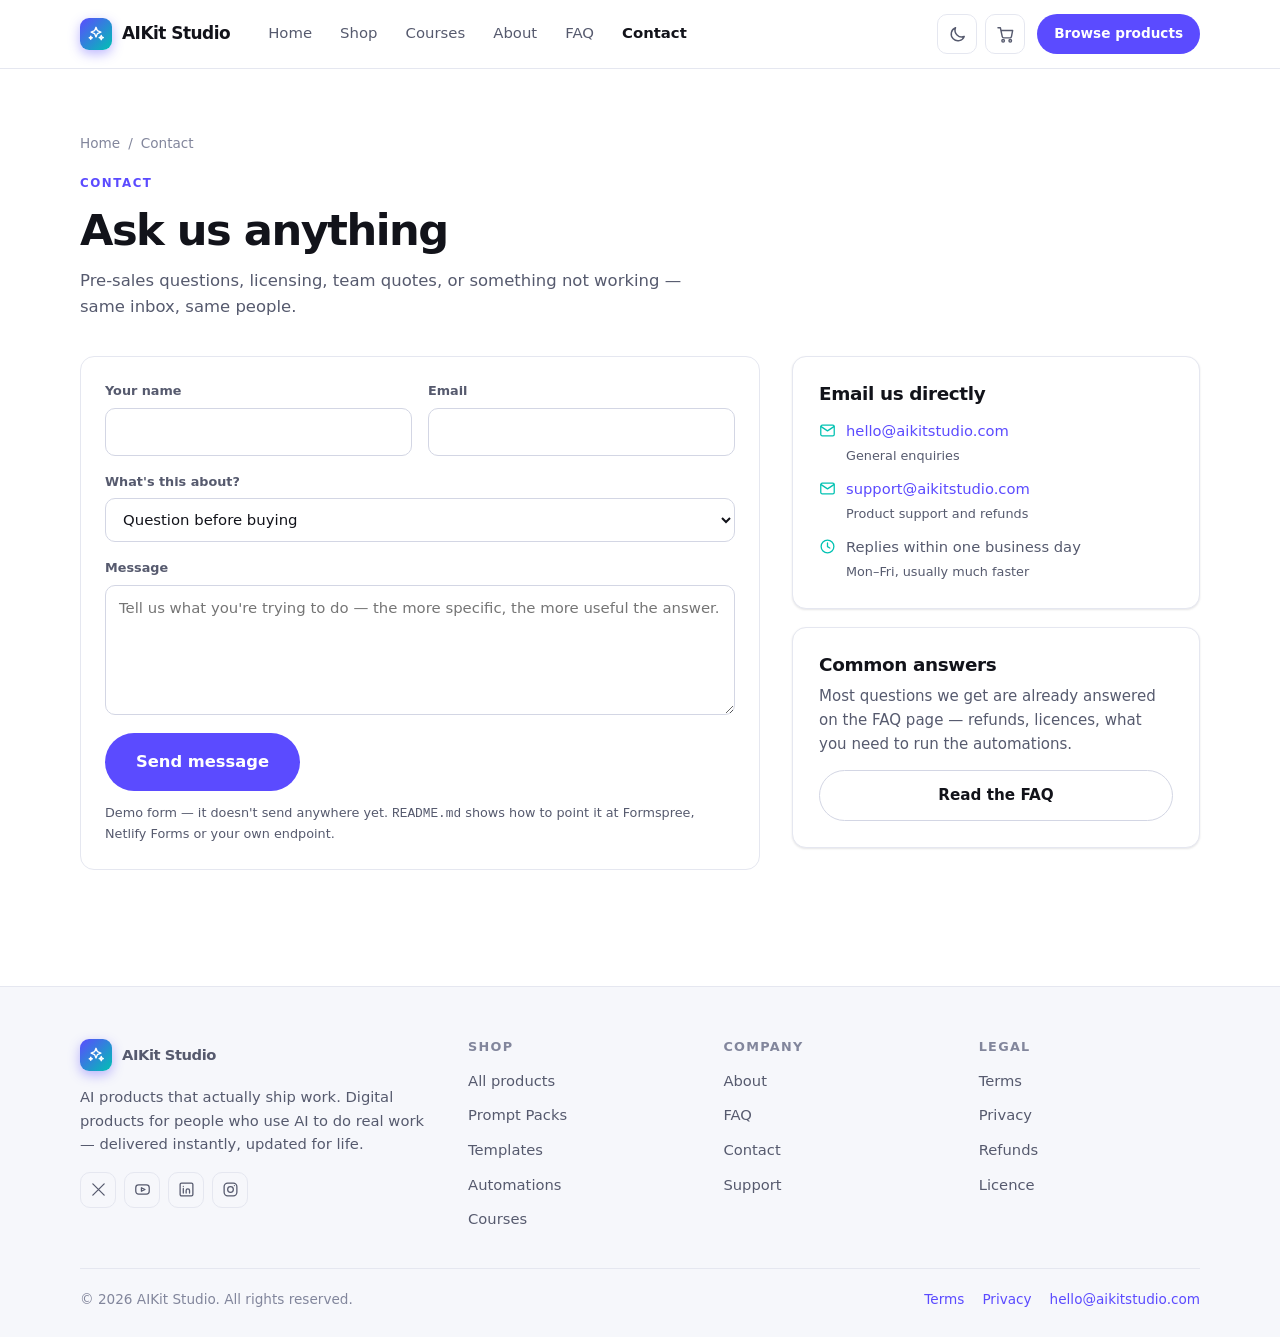
<file: contact.html>
<!DOCTYPE html>
<html lang="en">
<head>
<meta charset="utf-8">
<meta name="viewport" content="width=device-width, initial-scale=1">
<title>Contact</title>
<meta name="description" content="Ask about product fit, licensing, team pricing or support. A person replies, usually within a day.">
<link rel="icon" href="data:image/svg+xml,<svg xmlns='http://www.w3.org/2000/svg' viewBox='0 0 100 100'><text y='.9em' font-size='90'>⚡</text></svg>">
<link rel="stylesheet" href="assets/css/styles.css">
</head>
<body>
<a class="skip-link" href="#main">Skip to content</a>
<header id="site-header"></header>

<main id="main">
  <section class="page-head">
    <div class="wrap">
      <nav class="breadcrumb" aria-label="Breadcrumb"><a href="index.html">Home</a> <span>/</span> <span>Contact</span></nav>
      <span class="eyebrow">Contact</span>
      <h1>Ask us anything</h1>
      <p>Pre-sales questions, licensing, team quotes, or something not working — same inbox, same people.</p>
    </div>
  </section>

  <section class="section" style="padding-top:36px">
    <div class="wrap">
      <div class="cart-layout" style="align-items:start">

        <form id="contact-form" novalidate>
          <div class="fieldset">
            <div class="form-grid">
              <div class="field">
                <label for="cname">Your name</label>
                <input class="input" id="cname" autocomplete="name" required>
                <span class="error" id="err-cname" hidden>Required.</span>
              </div>
              <div class="field">
                <label for="cemail">Email</label>
                <input class="input" id="cemail" type="email" autocomplete="email" required>
                <span class="error" id="err-cemail" hidden>Enter a valid email address.</span>
              </div>
              <div class="field field--full">
                <label for="ctopic">What's this about?</label>
                <select class="select" id="ctopic">
                  <option>Question before buying</option>
                  <option>Help with a product I bought</option>
                  <option>Refund request</option>
                  <option>Team or agency licence</option>
                  <option>Partnership / affiliate</option>
                  <option>Something else</option>
                </select>
              </div>
              <div class="field field--full">
                <label for="cmsg">Message</label>
                <textarea class="textarea" id="cmsg" placeholder="Tell us what you're trying to do — the more specific, the more useful the answer." required></textarea>
                <span class="error" id="err-cmsg" hidden>Tell us a little about what you need.</span>
              </div>
            </div>
            <button class="btn btn--primary btn--lg" type="submit" style="margin-top:18px">Send message</button>
            <p class="tiny muted" style="margin-top:12px">
              Demo form — it doesn't send anywhere yet. <code>README.md</code> shows how to point it at Formspree, Netlify Forms or your own endpoint.
            </p>
          </div>
        </form>

        <aside>
          <div class="card" style="margin-bottom:18px">
            <h3>Email us directly</h3>
            <ul class="includes" id="contact-methods" style="margin-top:14px"></ul>
          </div>
          <div class="card">
            <h3>Common answers</h3>
            <p class="muted small" style="margin:8px 0 14px">Most questions we get are already answered on the FAQ page — refunds, licences, what you need to run the automations.</p>
            <a class="btn btn--ghost btn--block" href="faq.html">Read the FAQ</a>
          </div>
        </aside>
      </div>
    </div>
  </section>
</main>

<footer id="site-footer"></footer>

<script src="assets/js/data.js"></script>
<script src="assets/js/app.js"></script>
<script>
$('#contact-methods').innerHTML = [
  [SITE.email, 'General enquiries'],
  [SITE.supportEmail, 'Product support and refunds'],
].map(([addr, label]) => `<li>${icon('mail')}<span><a href="mailto:${esc(addr)}">${esc(addr)}</a><br><span class="tiny muted">${esc(label)}</span></span></li>`)
 .concat([`<li>${icon('clock')}<span>Replies within one business day<br><span class="tiny muted">Mon–Fri, usually much faster</span></span></li>`])
 .join('');

$('#contact-form').addEventListener('submit', e => {
  e.preventDefault();
  const name = $('#cname').value.trim();
  const email = $('#cemail').value.trim();
  const msg = $('#cmsg').value.trim();
  const emailOk = /^[^\s@]+@[^\s@]+\.[^\s@]{2,}$/.test(email);

  $('#err-cname').hidden = !!name;
  $('#err-cemail').hidden = emailOk;
  $('#err-cmsg').hidden = msg.length >= 5;

  if (!name || !emailOk || msg.length < 5) {
    toast('Check the highlighted fields', 'info');
    return;
  }

  // Replace this with a real form endpoint — see README.md.
  toast('Thanks — we\'ll reply within a business day');
  e.target.reset();
});
</script>
</body>
</html>
</file>
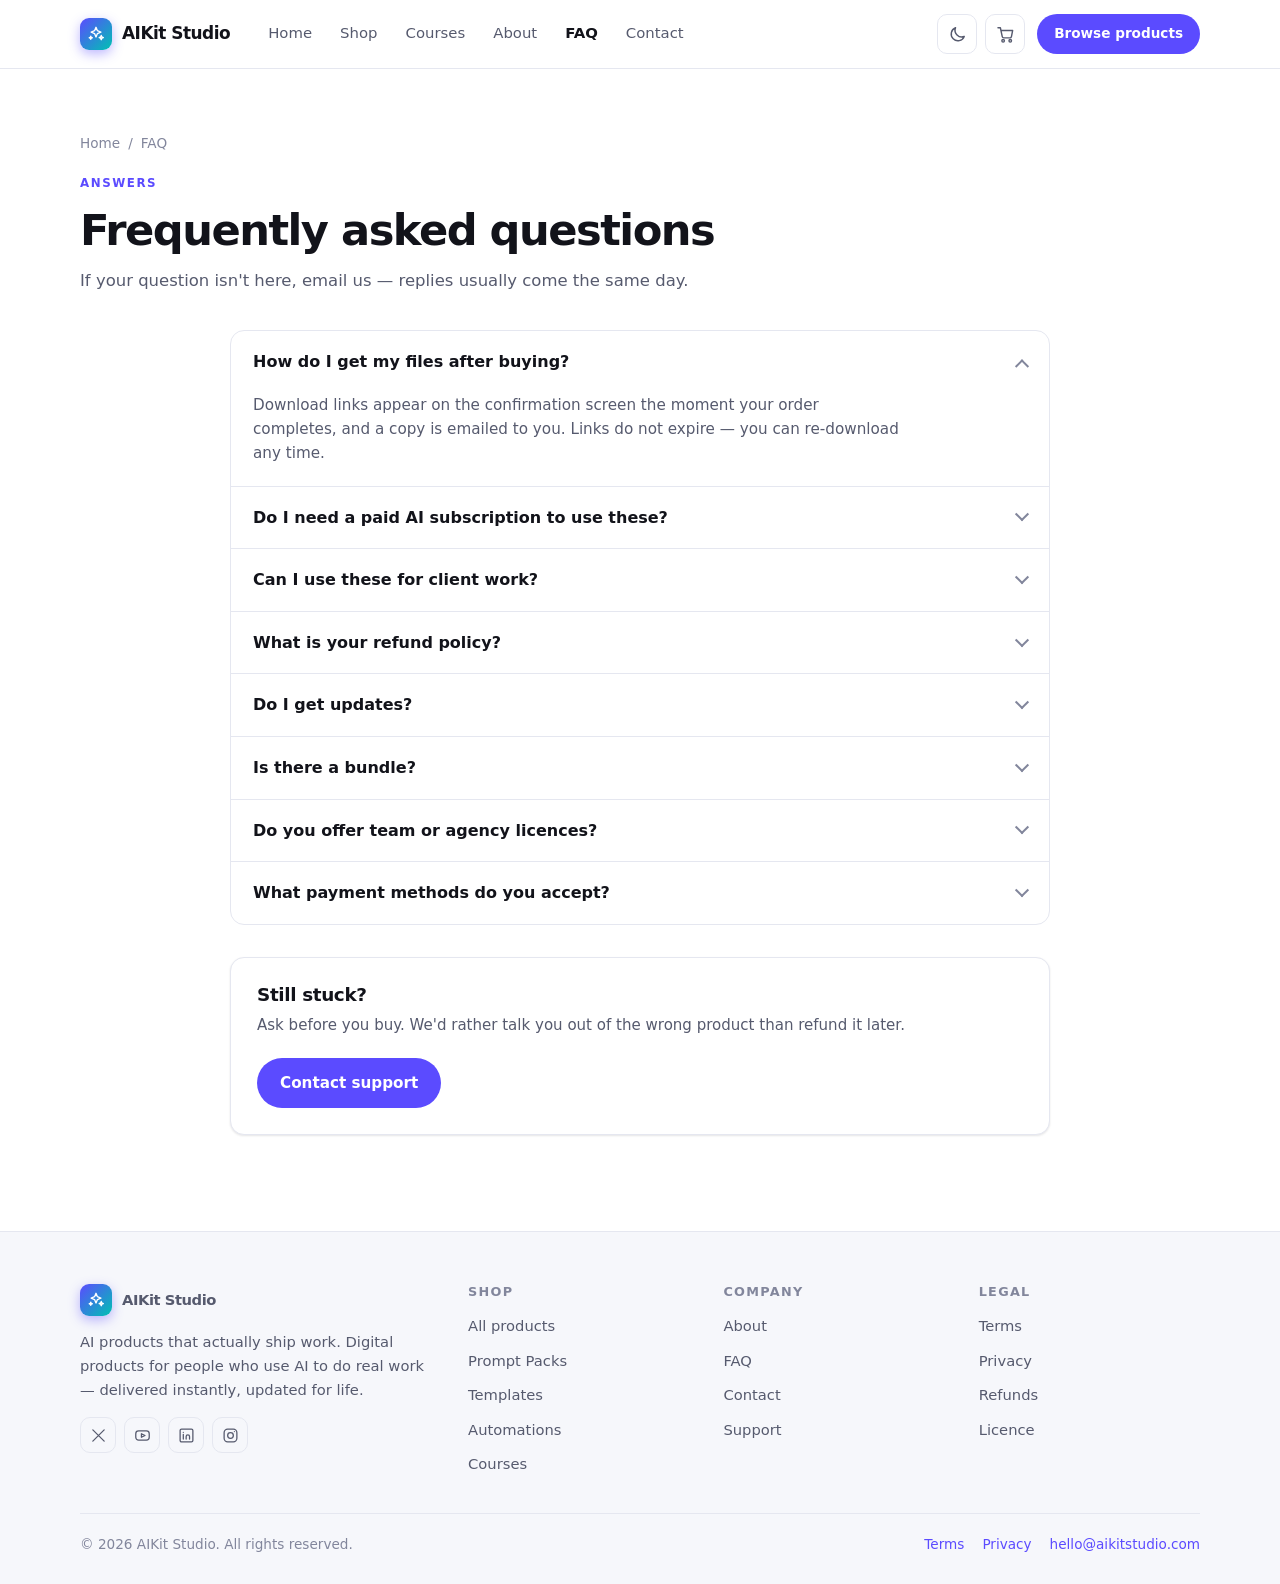
<file: faq.html>
<!DOCTYPE html>
<html lang="en">
<head>
<meta charset="utf-8">
<meta name="viewport" content="width=device-width, initial-scale=1">
<title>FAQ</title>
<meta name="description" content="Answers on delivery, licences, refunds, updates, team pricing and what you need to run each product.">
<link rel="icon" href="data:image/svg+xml,<svg xmlns='http://www.w3.org/2000/svg' viewBox='0 0 100 100'><text y='.9em' font-size='90'>⚡</text></svg>">
<link rel="stylesheet" href="assets/css/styles.css">
</head>
<body>
<a class="skip-link" href="#main">Skip to content</a>
<header id="site-header"></header>

<main id="main">
  <section class="page-head">
    <div class="wrap">
      <nav class="breadcrumb" aria-label="Breadcrumb"><a href="index.html">Home</a> <span>/</span> <span>FAQ</span></nav>
      <span class="eyebrow">Answers</span>
      <h1>Frequently asked questions</h1>
      <p>If your question isn't here, email us — replies usually come the same day.</p>
    </div>
  </section>

  <section class="section" style="padding-top:36px">
    <div class="wrap" style="max-width:860px">
      <div class="accordion" id="faq-all"></div>

      <div class="card" style="margin-top:32px;display:flex;flex-wrap:wrap;gap:20px;align-items:center;justify-content:space-between">
        <div>
          <h3>Still stuck?</h3>
          <p class="muted small" style="margin-top:6px">Ask before you buy. We'd rather talk you out of the wrong product than refund it later.</p>
        </div>
        <a class="btn btn--primary" href="contact.html">Contact support</a>
      </div>
    </div>
  </section>
</main>

<footer id="site-footer"></footer>

<script src="assets/js/data.js"></script>
<script src="assets/js/app.js"></script>
<script>
$('#faq-all').innerHTML = FAQS.map((f, i) => `
  <details${i === 0 ? ' open' : ''}>
    <summary>${esc(f.q)}</summary>
    <div class="acc-body">${esc(f.a)}</div>
  </details>`).join('');
</script>
</body>
</html>
</file>
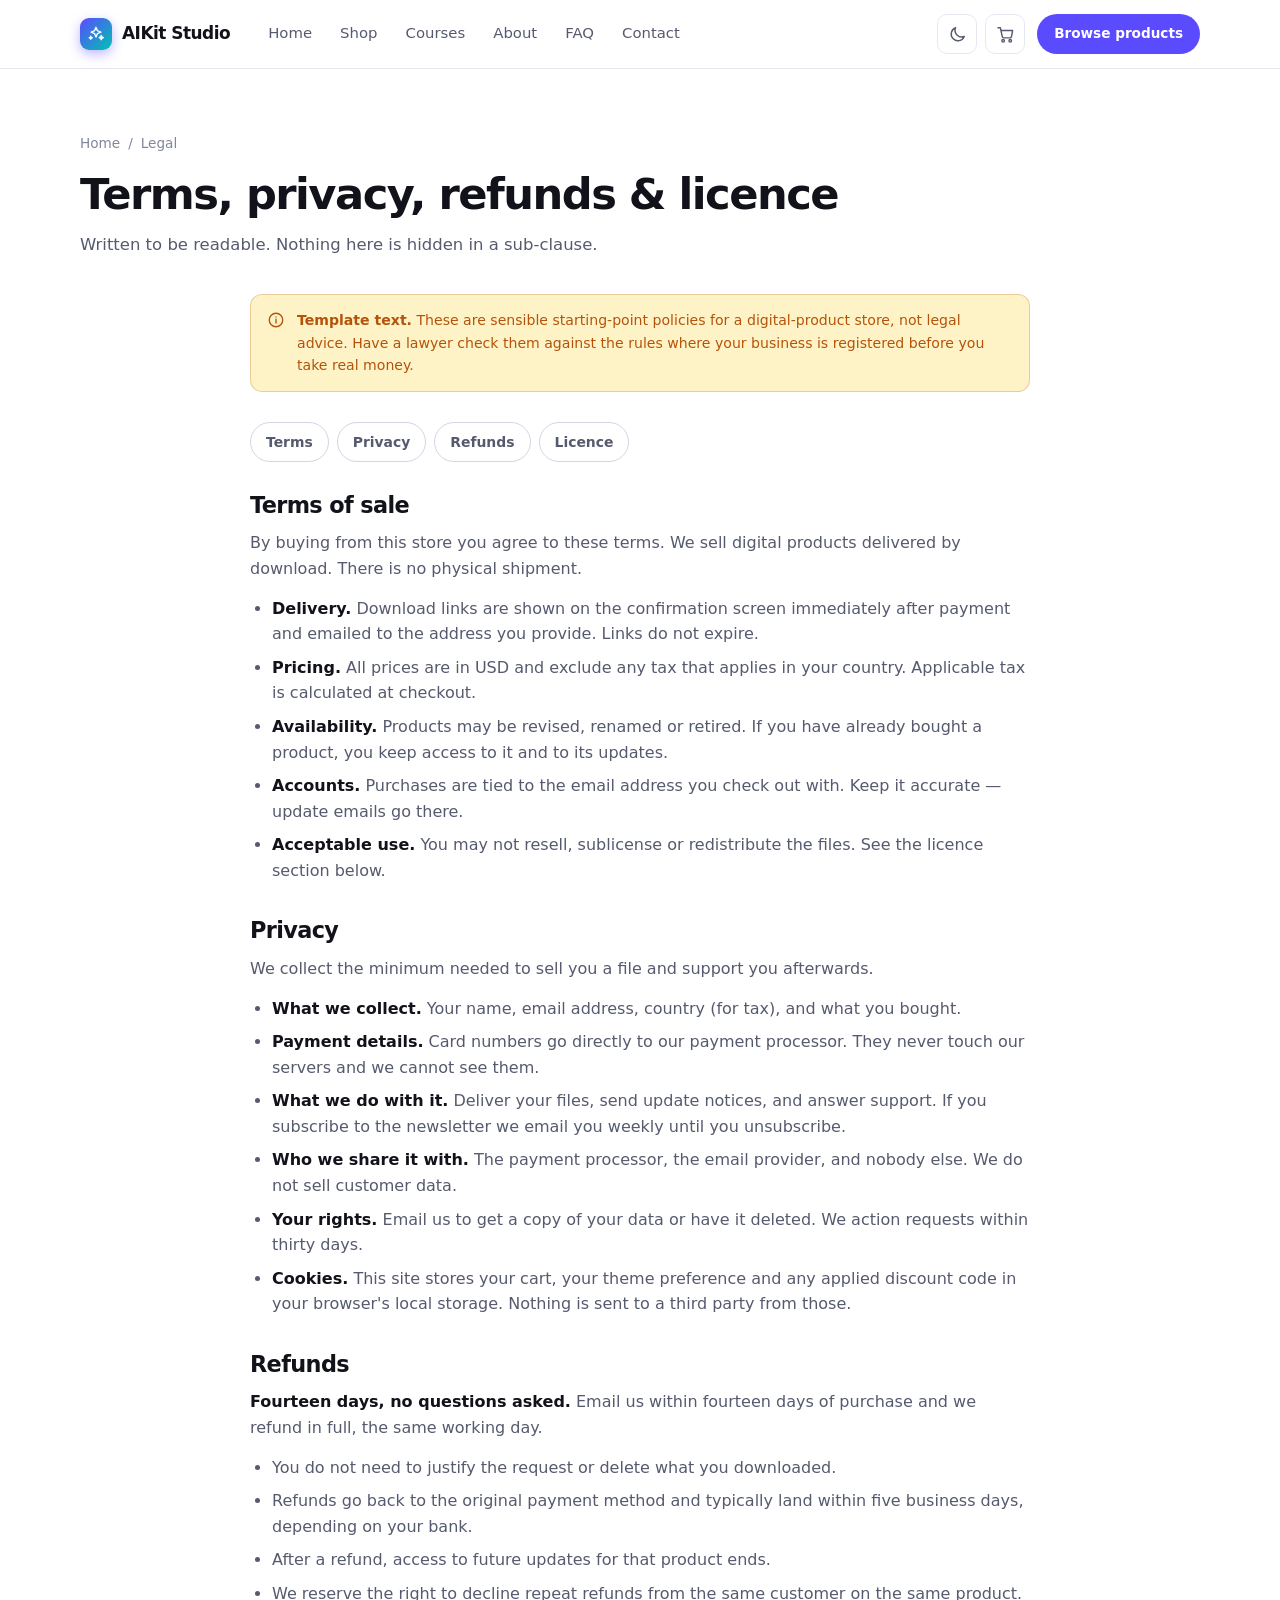
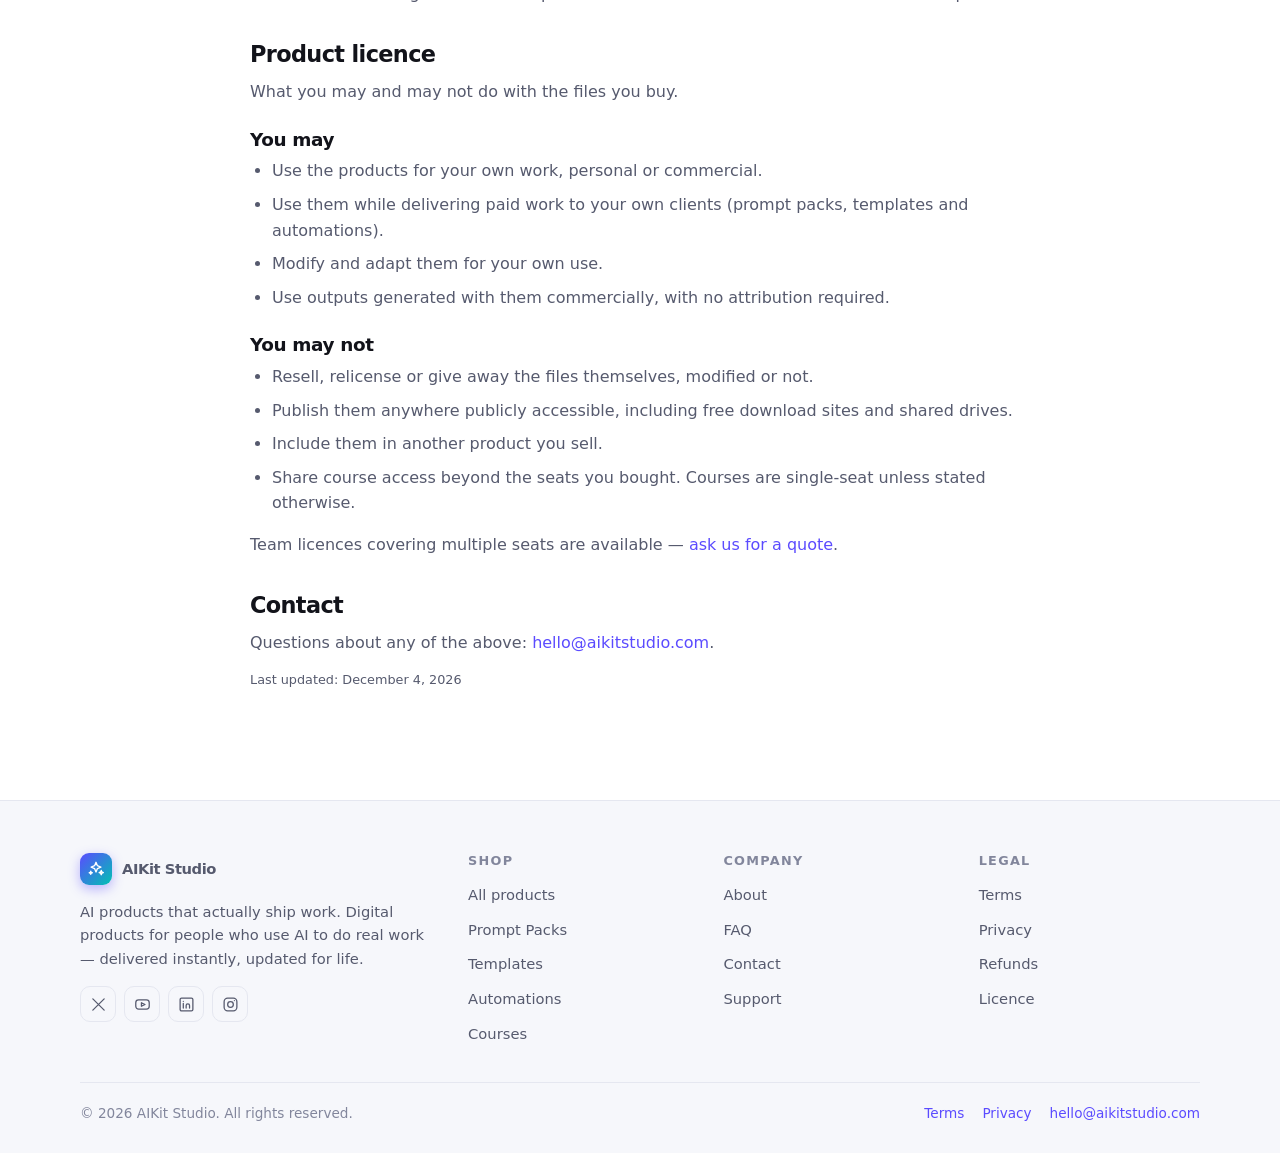
<file: legal.html>
<!DOCTYPE html>
<html lang="en">
<head>
<meta charset="utf-8">
<meta name="viewport" content="width=device-width, initial-scale=1">
<title>Terms, privacy, refunds &amp; licence</title>
<meta name="description" content="Terms of sale, privacy policy, refund policy and product licence.">
<link rel="icon" href="data:image/svg+xml,<svg xmlns='http://www.w3.org/2000/svg' viewBox='0 0 100 100'><text y='.9em' font-size='90'>⚡</text></svg>">
<link rel="stylesheet" href="assets/css/styles.css">
</head>
<body>
<a class="skip-link" href="#main">Skip to content</a>
<header id="site-header"></header>

<main id="main">
  <section class="page-head">
    <div class="wrap">
      <nav class="breadcrumb" aria-label="Breadcrumb"><a href="index.html">Home</a> <span>/</span> <span>Legal</span></nav>
      <h1>Terms, privacy, refunds &amp; licence</h1>
      <p>Written to be readable. Nothing here is hidden in a sub-clause.</p>
    </div>
  </section>

  <section class="section" style="padding-top:36px">
    <div class="wrap" style="max-width:820px">

      <div class="notice" style="margin-bottom:30px">
        <svg viewBox="0 0 24 24" fill="none" stroke="currentColor" stroke-width="1.8" stroke-linecap="round"><circle cx="12" cy="12" r="9"/><path d="M12 11v5M12 8h.01"/></svg>
        <span><strong>Template text.</strong> These are sensible starting-point policies for a digital-product store,
          not legal advice. Have a lawyer check them against the rules where your business is registered before you take real money.</span>
      </div>

      <div class="chips" style="margin-bottom:30px">
        <a class="chip" href="#terms">Terms</a>
        <a class="chip" href="#privacy">Privacy</a>
        <a class="chip" href="#refunds">Refunds</a>
        <a class="chip" href="#licence">Licence</a>
      </div>

      <div class="prose" style="max-width:none">

        <h2 id="terms" style="margin-top:0">Terms of sale</h2>
        <p>By buying from this store you agree to these terms. We sell digital products delivered by download. There is no physical shipment.</p>
        <ul>
          <li><strong>Delivery.</strong> Download links are shown on the confirmation screen immediately after payment and emailed to the address you provide. Links do not expire.</li>
          <li><strong>Pricing.</strong> All prices are in <span id="cur-code"></span> and exclude any tax that applies in your country. Applicable tax is calculated at checkout.</li>
          <li><strong>Availability.</strong> Products may be revised, renamed or retired. If you have already bought a product, you keep access to it and to its updates.</li>
          <li><strong>Accounts.</strong> Purchases are tied to the email address you check out with. Keep it accurate — update emails go there.</li>
          <li><strong>Acceptable use.</strong> You may not resell, sublicense or redistribute the files. See the licence section below.</li>
        </ul>

        <h2 id="privacy">Privacy</h2>
        <p>We collect the minimum needed to sell you a file and support you afterwards.</p>
        <ul>
          <li><strong>What we collect.</strong> Your name, email address, country (for tax), and what you bought.</li>
          <li><strong>Payment details.</strong> Card numbers go directly to our payment processor. They never touch our servers and we cannot see them.</li>
          <li><strong>What we do with it.</strong> Deliver your files, send update notices, and answer support. If you subscribe to the newsletter we email you weekly until you unsubscribe.</li>
          <li><strong>Who we share it with.</strong> The payment processor, the email provider, and nobody else. We do not sell customer data.</li>
          <li><strong>Your rights.</strong> Email us to get a copy of your data or have it deleted. We action requests within thirty days.</li>
          <li><strong>Cookies.</strong> This site stores your cart, your theme preference and any applied discount code in your browser's local storage. Nothing is sent to a third party from those.</li>
        </ul>

        <h2 id="refunds">Refunds</h2>
        <p><strong>Fourteen days, no questions asked.</strong> Email us within fourteen days of purchase and we refund in full, the same working day.</p>
        <ul>
          <li>You do not need to justify the request or delete what you downloaded.</li>
          <li>Refunds go back to the original payment method and typically land within five business days, depending on your bank.</li>
          <li>After a refund, access to future updates for that product ends.</li>
          <li>We reserve the right to decline repeat refunds from the same customer on the same product.</li>
        </ul>

        <h2 id="licence">Product licence</h2>
        <p>What you may and may not do with the files you buy.</p>
        <h3>You may</h3>
        <ul>
          <li>Use the products for your own work, personal or commercial.</li>
          <li>Use them while delivering paid work to your own clients (prompt packs, templates and automations).</li>
          <li>Modify and adapt them for your own use.</li>
          <li>Use outputs generated with them commercially, with no attribution required.</li>
        </ul>
        <h3>You may not</h3>
        <ul>
          <li>Resell, relicense or give away the files themselves, modified or not.</li>
          <li>Publish them anywhere publicly accessible, including free download sites and shared drives.</li>
          <li>Include them in another product you sell.</li>
          <li>Share course access beyond the seats you bought. Courses are single-seat unless stated otherwise.</li>
        </ul>
        <p>Team licences covering multiple seats are available — <a href="contact.html">ask us for a quote</a>.</p>

        <h2>Contact</h2>
        <p>Questions about any of the above: <a id="legal-email" href="#"></a>.</p>
        <p class="tiny muted">Last updated: <span id="updated"></span></p>
      </div>
    </div>
  </section>
</main>

<footer id="site-footer"></footer>

<script src="assets/js/data.js"></script>
<script src="assets/js/app.js"></script>
<script>
$('#cur-code').textContent = SITE.currency;
const mail = $('#legal-email');
mail.href = 'mailto:' + SITE.email;
mail.textContent = SITE.email;
$('#updated').textContent = new Date().toLocaleDateString('en-US', { dateStyle: 'long' });
</script>
</body>
</html>
</file>
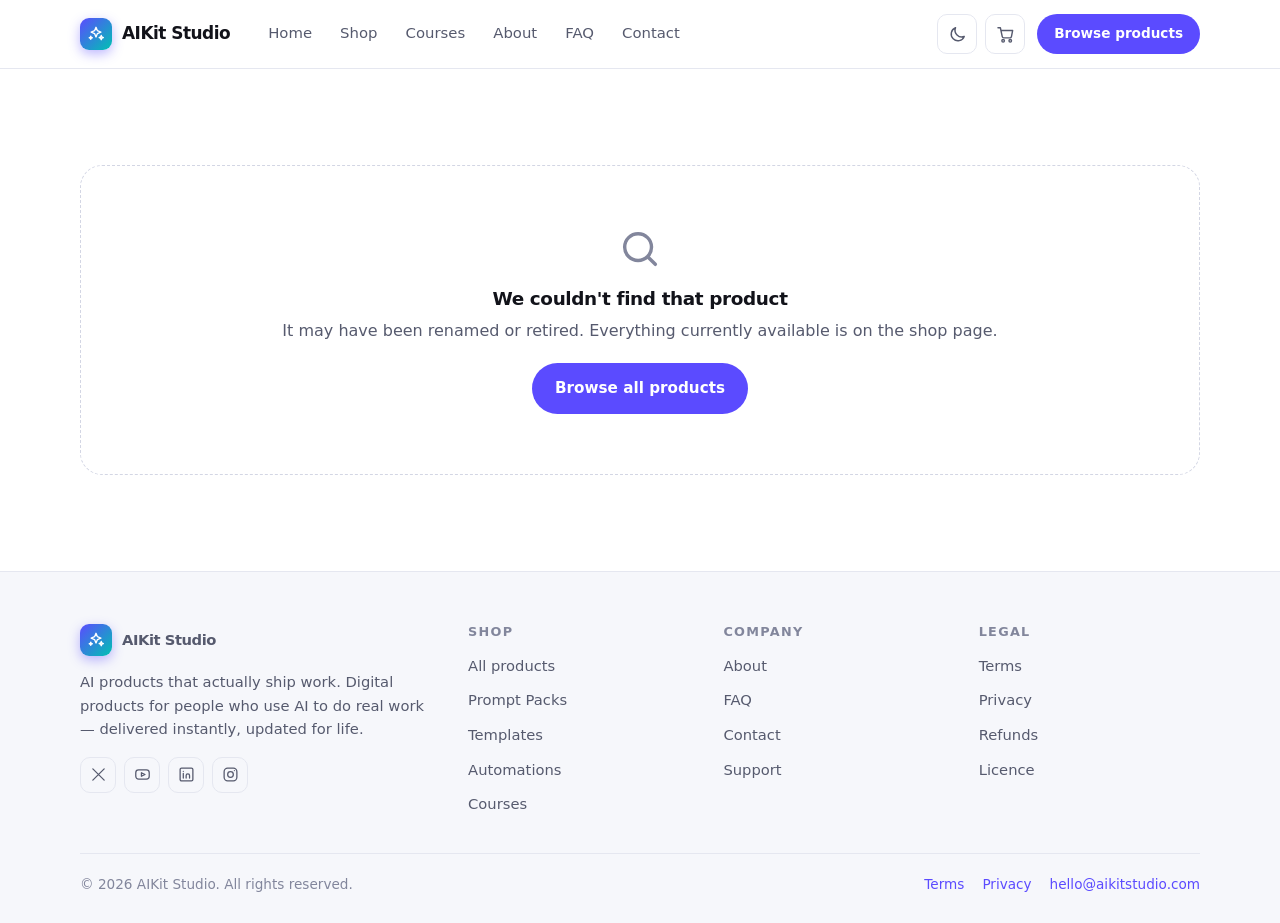
<file: product.html>
<!DOCTYPE html>
<html lang="en">
<head>
<meta charset="utf-8">
<meta name="viewport" content="width=device-width, initial-scale=1">
<title>Product</title>
<meta name="description" content="Product details — instant download, free lifetime updates, 14-day refund.">
<link rel="icon" href="data:image/svg+xml,<svg xmlns='http://www.w3.org/2000/svg' viewBox='0 0 100 100'><text y='.9em' font-size='90'>⚡</text></svg>">
<link rel="stylesheet" href="assets/css/styles.css">
</head>
<body>
<a class="skip-link" href="#main">Skip to content</a>
<header id="site-header"></header>

<main id="main">
  <div id="product-root"></div>
</main>

<footer id="site-footer"></footer>

<script src="assets/js/data.js"></script>
<script src="assets/js/app.js"></script>
<script>
const productId = new URLSearchParams(location.search).get('id');
const product = getProduct(productId);
const root = $('#product-root');

if (!product) {
  root.innerHTML = `
    <section class="section">
      <div class="wrap">
        <div class="empty-state">
          ${icon('search')}
          <h3>We couldn't find that product</h3>
          <p>It may have been renamed or retired. Everything currently available is on the shop page.</p>
          <a class="btn btn--primary" href="shop.html">Browse all products</a>
        </div>
      </div>
    </section>`;
} else {
  document.title = `${product.name} — ${SITE.name}`;
  const metaDesc = document.querySelector('meta[name="description"]');
  if (metaDesc) metaDesc.setAttribute('content', product.short);

  const related = PRODUCTS
    .filter(p => p.id !== product.id)
    .sort((a, b) => (b.category === product.category) - (a.category === product.category) || b.rating - a.rating)
    .slice(0, 3);

  root.innerHTML = `
    <section class="page-head">
      <div class="wrap">
        <nav class="breadcrumb" aria-label="Breadcrumb">
          <a href="index.html">Home</a> <span>/</span>
          <a href="shop.html">Shop</a> <span>/</span>
          <a href="shop.html?cat=${product.category}">${esc(categoryName(product.category))}</a> <span>/</span>
          <span>${esc(product.name)}</span>
        </nav>
      </div>
    </section>

    <section class="section" style="padding-top:26px">
      <div class="wrap pdp">

        <div>
          <div class="pdp__art" style="background: linear-gradient(135deg, ${product.gradient[0]}, ${product.gradient[1]})">
            ${icon(product.icon)}
          </div>

          <div style="display:flex;flex-wrap:wrap;gap:10px;align-items:center;margin:22px 0 14px">
            <span class="badge badge--flat">${esc(categoryName(product.category))}</span>
            ${(product.badges || []).map(b => `<span class="badge">${esc(b)}</span>`).join('')}
            <span class="rating">${icon('star')} <b>${product.rating.toFixed(1)}</b>
              <span class="muted">· ${product.reviews} reviews</span></span>
          </div>

          <h1 style="font-size:clamp(1.7rem,3.4vw,2.4rem)">${esc(product.name)}</h1>
          <p class="muted" style="font-size:1.06rem;margin-top:12px;max-width:60ch">${esc(product.short)}</p>

          <div class="prose" style="margin-top:8px">${product.body}</div>

          <h2 style="font-size:1.3rem;margin:36px 0 14px">Details</h2>
          <dl class="spec-list">
            ${Object.entries(product.specs).map(([k, v]) => `
              <div><dt>${esc(k)}</dt><dd>${esc(v)}</dd></div>`).join('')}
          </dl>

          <h2 style="font-size:1.3rem;margin:36px 0 14px">What customers say</h2>
          <div class="grid grid--2">
            ${TESTIMONIALS.slice(0, 2).map(t => `
              <figure class="quote">
                <div class="rating">${icon('star')}${icon('star')}${icon('star')}${icon('star')}${icon('star')}</div>
                <blockquote>“${esc(t.quote)}”</blockquote>
                <figcaption class="quote__who">
                  <span class="avatar">${esc(t.name.split(' ').map(w => w[0]).join('').slice(0, 2))}</span>
                  <span><b>${esc(t.name)}</b><span>${esc(t.role)}</span></span>
                </figcaption>
              </figure>`).join('')}
          </div>
        </div>

        <aside class="pdp__buy">
          <div class="pdp__price">
            <span class="price">${money(product.price)}</span>
            ${product.compareAt ? `<del class="muted">${money(product.compareAt)}</del>
              <span class="badge badge--accent">Save ${Math.round((1 - product.price / product.compareAt) * 100)}%</span>` : ''}
          </div>
          <p class="tiny muted" style="margin-bottom:18px">One-time payment · no subscription</p>

          <div style="display:flex;align-items:center;gap:12px;margin-bottom:14px">
            <span class="small muted">Quantity</span>
            <div class="qty">
              <button type="button" id="qty-down" aria-label="Decrease quantity">−</button>
              <span id="qty-value">1</span>
              <button type="button" id="qty-up" aria-label="Increase quantity">+</button>
            </div>
          </div>

          <button class="btn btn--primary btn--lg btn--block" type="button" id="add-btn">Add to cart</button>
          <button class="btn btn--ghost btn--block" type="button" id="buy-now" style="margin-top:10px">Buy it now</button>

          <p class="tiny muted center" style="margin:14px 0 20px;display:flex;gap:6px;justify-content:center;align-items:center">
            ${icon('lock')} Secure checkout · 14-day refund
          </p>

          <h3 style="font-size:.95rem;margin-bottom:12px">What you get</h3>
          <ul class="includes">
            ${product.includes.map(i => `<li>${icon('check')}<span>${esc(i)}</span></li>`).join('')}
          </ul>
        </aside>
      </div>
    </section>

    <section class="section section--soft">
      <div class="wrap">
        <div class="section-head"><h2 style="font-size:1.6rem">You might also like</h2></div>
        <div class="grid grid--3">${related.map(productCard).join('')}</div>
      </div>
    </section>`;

  /* --- Quantity + buy wiring --- */
  let qty = 1;
  const qtyValue = $('#qty-value');
  const addBtn = $('#add-btn');
  const setQty = n => {
    qty = Math.min(99, Math.max(1, n));
    qtyValue.textContent = qty;
    addBtn.dataset.qty = qty;
  };
  addBtn.dataset.add = product.id;   // picked up by the delegated handler in app.js
  setQty(1);

  $('#qty-down').addEventListener('click', () => setQty(qty - 1));
  $('#qty-up').addEventListener('click', () => setQty(qty + 1));

  $('#buy-now').addEventListener('click', () => {
    Cart.add(product.id, qty);
    location.href = 'checkout.html';
  });
}
</script>
</body>
</html>
</file>
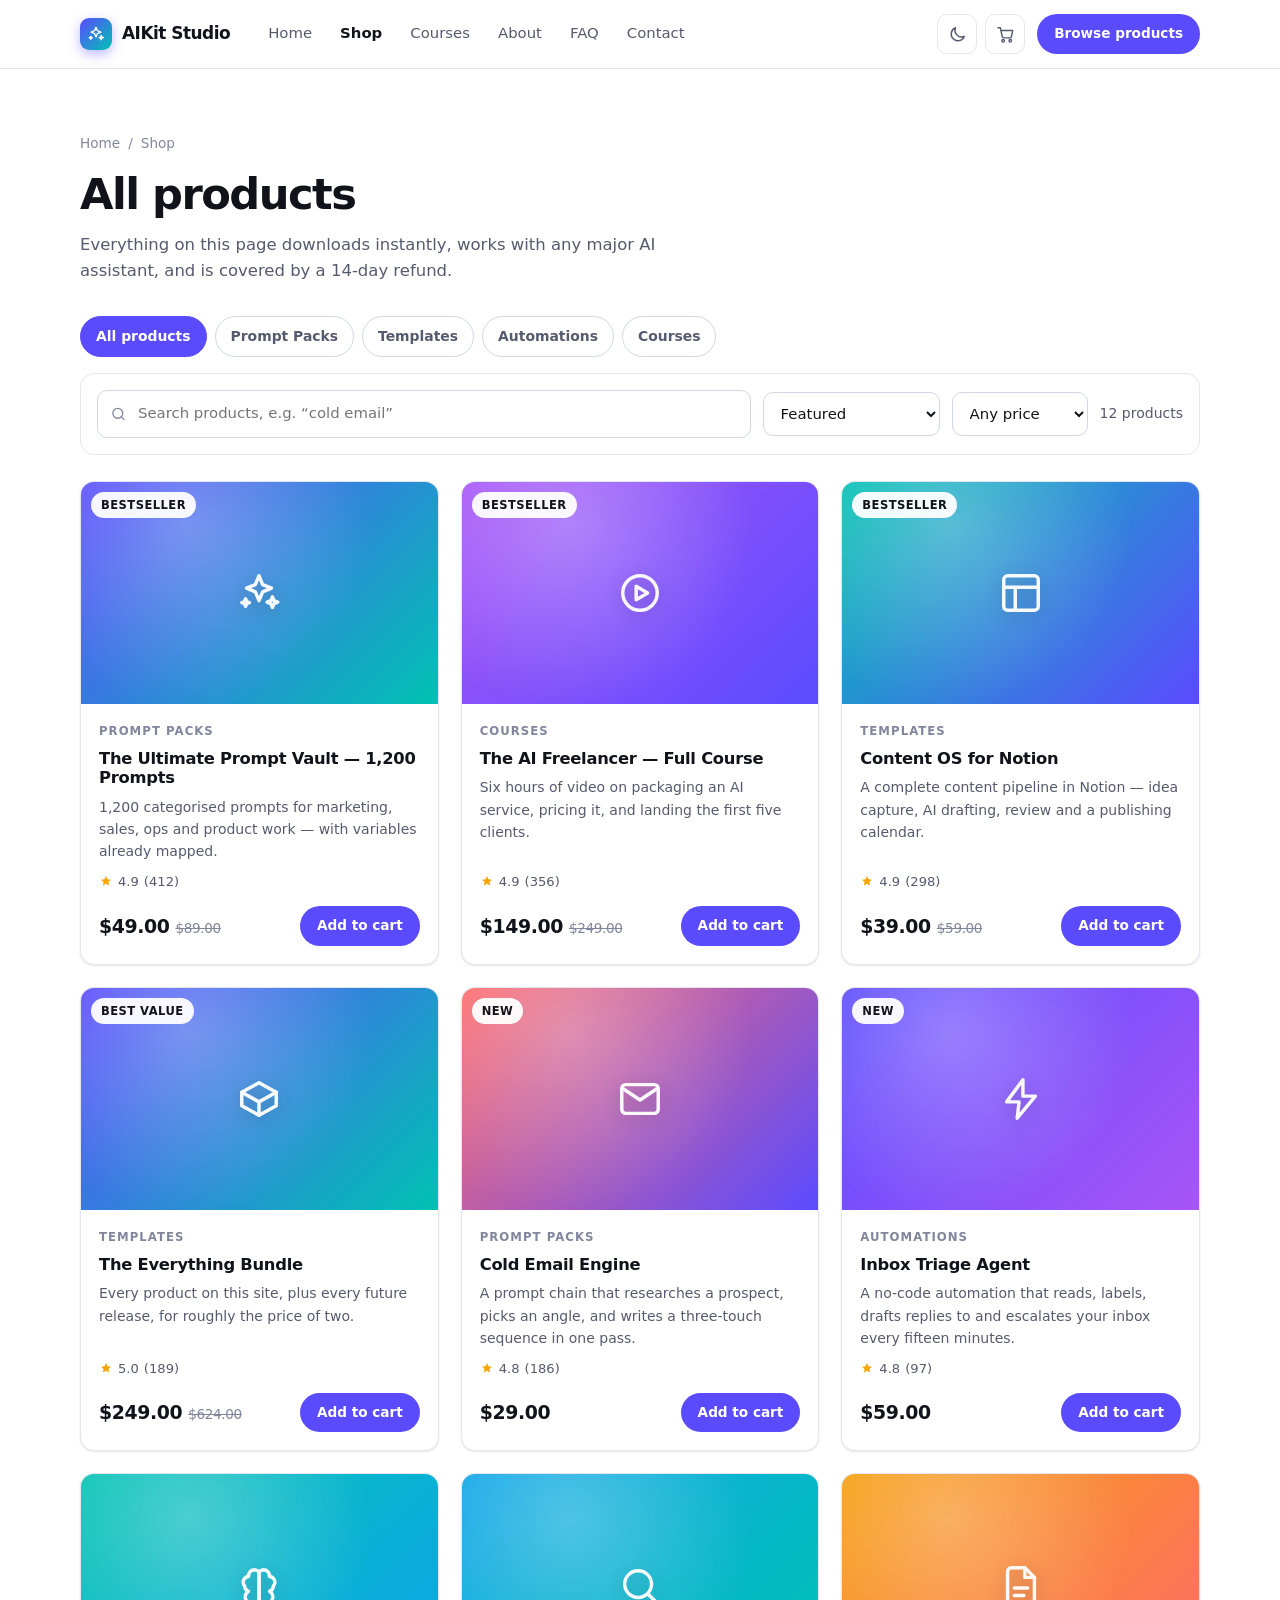
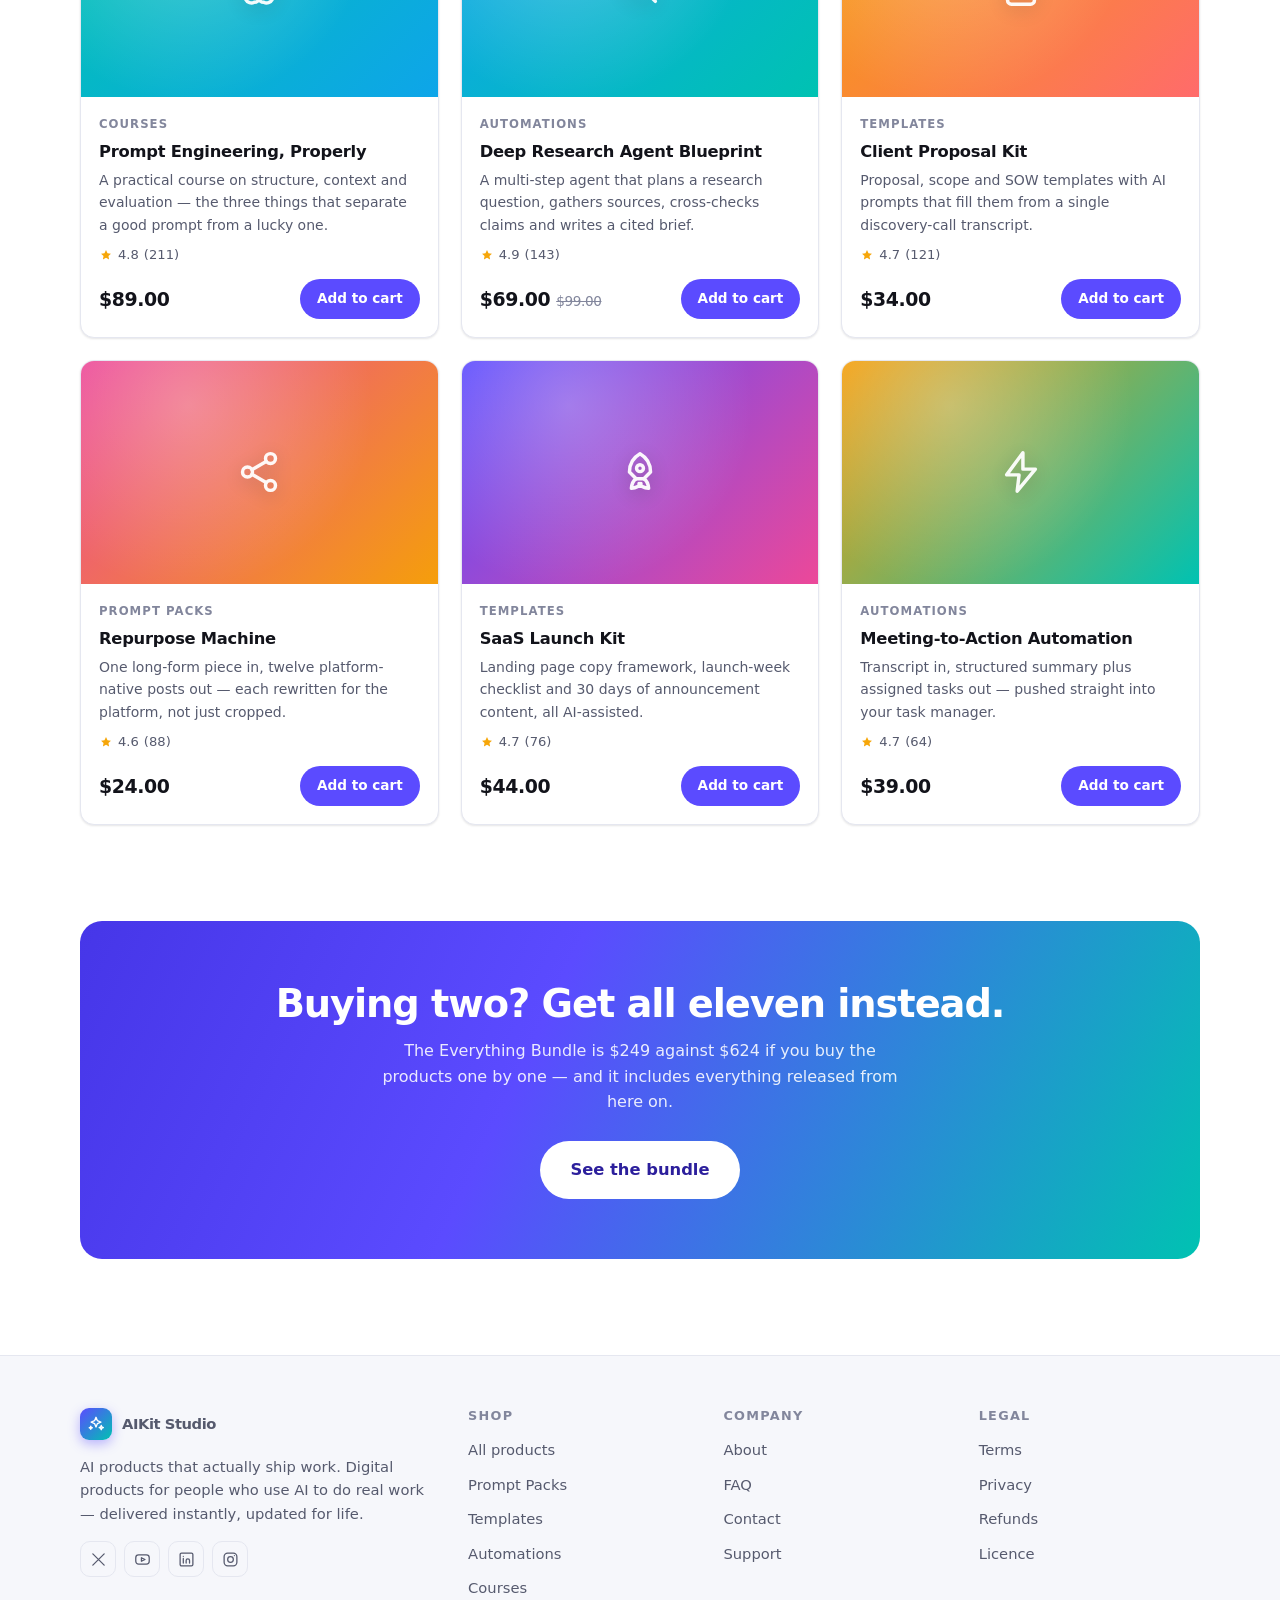
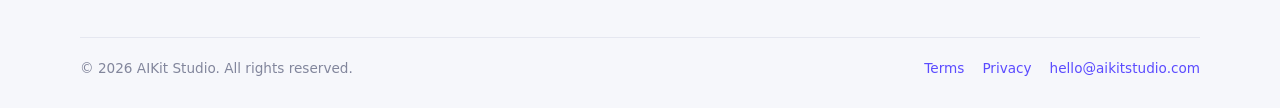
<file: shop.html>
<!DOCTYPE html>
<html lang="en">
<head>
<meta charset="utf-8">
<meta name="viewport" content="width=device-width, initial-scale=1">
<title>Shop all AI products</title>
<meta name="description" content="Browse every AI prompt pack, template, automation blueprint and course. Instant download, free lifetime updates, 14-day refunds.">
<link rel="icon" href="data:image/svg+xml,<svg xmlns='http://www.w3.org/2000/svg' viewBox='0 0 100 100'><text y='.9em' font-size='90'>⚡</text></svg>">
<link rel="stylesheet" href="assets/css/styles.css">
</head>
<body>
<a class="skip-link" href="#main">Skip to content</a>
<header id="site-header"></header>

<main id="main">
  <section class="page-head">
    <div class="wrap">
      <nav class="breadcrumb" aria-label="Breadcrumb"><a href="index.html">Home</a> <span>/</span> <span>Shop</span></nav>
      <h1 id="shop-title">All products</h1>
      <p id="shop-blurb">Everything on this page downloads instantly, works with any major AI assistant, and is covered by a 14-day refund.</p>
    </div>
  </section>

  <section class="section" style="padding-top:32px">
    <div class="wrap">

      <div class="chips" id="cat-chips" style="margin-bottom:16px" role="group" aria-label="Filter by category"></div>

      <div class="toolbar">
        <div class="search-field">
          <label class="sr-only" for="q">Search products</label>
          <svg viewBox="0 0 24 24" fill="none" stroke="currentColor" stroke-width="1.8" stroke-linecap="round"><circle cx="11" cy="11" r="7"/><path d="M20 20l-3.6-3.6"/></svg>
          <input class="input" id="q" type="search" placeholder="Search products, e.g. “cold email”">
        </div>
        <div class="field">
          <label class="sr-only" for="sort">Sort</label>
          <select class="select" id="sort">
            <option value="featured">Featured</option>
            <option value="price-asc">Price: low to high</option>
            <option value="price-desc">Price: high to low</option>
            <option value="rating">Highest rated</option>
            <option value="name">Name A–Z</option>
          </select>
        </div>
        <div class="field">
          <label class="sr-only" for="maxprice">Maximum price</label>
          <select class="select" id="maxprice">
            <option value="">Any price</option>
            <option value="30">Under $30</option>
            <option value="50">Under $50</option>
            <option value="100">Under $100</option>
          </select>
        </div>
        <span class="small muted" id="result-count" style="margin-left:auto" aria-live="polite"></span>
      </div>

      <div class="grid grid--3" id="product-grid"></div>

      <div class="empty-state" id="no-results" hidden>
        <h3>Nothing matched that</h3>
        <p>Try a shorter search, or clear the filters to see everything.</p>
        <button class="btn btn--ghost" type="button" id="clear-filters">Clear filters</button>
      </div>
    </div>
  </section>

  <section class="section" style="padding-top:0">
    <div class="wrap">
      <div class="cta-band">
        <h2>Buying two? Get all eleven instead.</h2>
        <p>The Everything Bundle is $249 against $624 if you buy the products one by one — and it includes everything released from here on.</p>
        <a class="btn btn--primary btn--lg" href="product.html?id=everything-bundle">See the bundle</a>
      </div>
    </div>
  </section>
</main>

<footer id="site-footer"></footer>

<script src="assets/js/data.js"></script>
<script src="assets/js/app.js"></script>
<script>
const params = new URLSearchParams(location.search);
const state = {
  cat: params.get('cat') || 'all',
  q: params.get('q') || '',
  sort: params.get('sort') || 'featured',
  max: params.get('max') || '',
};

const grid = $('#product-grid');
const noResults = $('#no-results');

function renderChips() {
  const all = [{ id: 'all', name: 'All products' }, ...CATEGORIES];
  $('#cat-chips').innerHTML = all.map(c =>
    `<button class="chip" type="button" data-cat="${c.id}" aria-pressed="${state.cat === c.id}">${esc(c.name)}</button>`
  ).join('');
}

function syncUrl() {
  const p = new URLSearchParams();
  if (state.cat !== 'all') p.set('cat', state.cat);
  if (state.q) p.set('q', state.q);
  if (state.sort !== 'featured') p.set('sort', state.sort);
  if (state.max) p.set('max', state.max);
  const qs = p.toString();
  history.replaceState(null, '', qs ? `?${qs}` : location.pathname);
}

function apply() {
  let list = PRODUCTS.slice();

  if (state.cat !== 'all') list = list.filter(p => p.category === state.cat);

  if (state.q.trim()) {
    const needle = state.q.trim().toLowerCase();
    list = list.filter(p =>
      (p.name + ' ' + p.short + ' ' + categoryName(p.category) + ' ' + (p.badges || []).join(' '))
        .toLowerCase().includes(needle));
  }

  if (state.max) list = list.filter(p => p.price <= Number(state.max));

  const sorters = {
    'price-asc': (a, b) => a.price - b.price,
    'price-desc': (a, b) => b.price - a.price,
    'rating': (a, b) => b.rating - a.rating || b.reviews - a.reviews,
    'name': (a, b) => a.name.localeCompare(b.name),
    'featured': (a, b) => (b.badges?.length || 0) - (a.badges?.length || 0) || b.reviews - a.reviews,
  };
  list.sort(sorters[state.sort] || sorters.featured);

  grid.innerHTML = list.map(productCard).join('');
  noResults.hidden = list.length > 0;
  $('#result-count').textContent = `${list.length} product${list.length === 1 ? '' : 's'}`;

  // Page heading follows the active category.
  const cat = CATEGORIES.find(c => c.id === state.cat);
  $('#shop-title').textContent = cat ? cat.name : 'All products';
  $('#shop-blurb').textContent = cat
    ? cat.blurb + ' Instant download, free updates for life, 14-day refund.'
    : 'Everything on this page downloads instantly, works with any major AI assistant, and is covered by a 14-day refund.';

  syncUrl();
}

/* --- Wiring --- */
$('#cat-chips').addEventListener('click', e => {
  const chip = e.target.closest('[data-cat]');
  if (!chip) return;
  state.cat = chip.dataset.cat;
  renderChips();
  apply();
});

let searchTimer;
$('#q').addEventListener('input', e => {
  clearTimeout(searchTimer);
  const value = e.target.value;
  searchTimer = setTimeout(() => { state.q = value; apply(); }, 180);
});

$('#sort').addEventListener('change', e => { state.sort = e.target.value; apply(); });
$('#maxprice').addEventListener('change', e => { state.max = e.target.value; apply(); });

$('#clear-filters').addEventListener('click', () => {
  Object.assign(state, { cat: 'all', q: '', sort: 'featured', max: '' });
  $('#q').value = ''; $('#sort').value = 'featured'; $('#maxprice').value = '';
  renderChips();
  apply();
});

/* --- Initial paint from URL --- */
$('#q').value = state.q;
$('#sort').value = state.sort;
$('#maxprice').value = state.max;
renderChips();
apply();
</script>
</body>
</html>
</file>
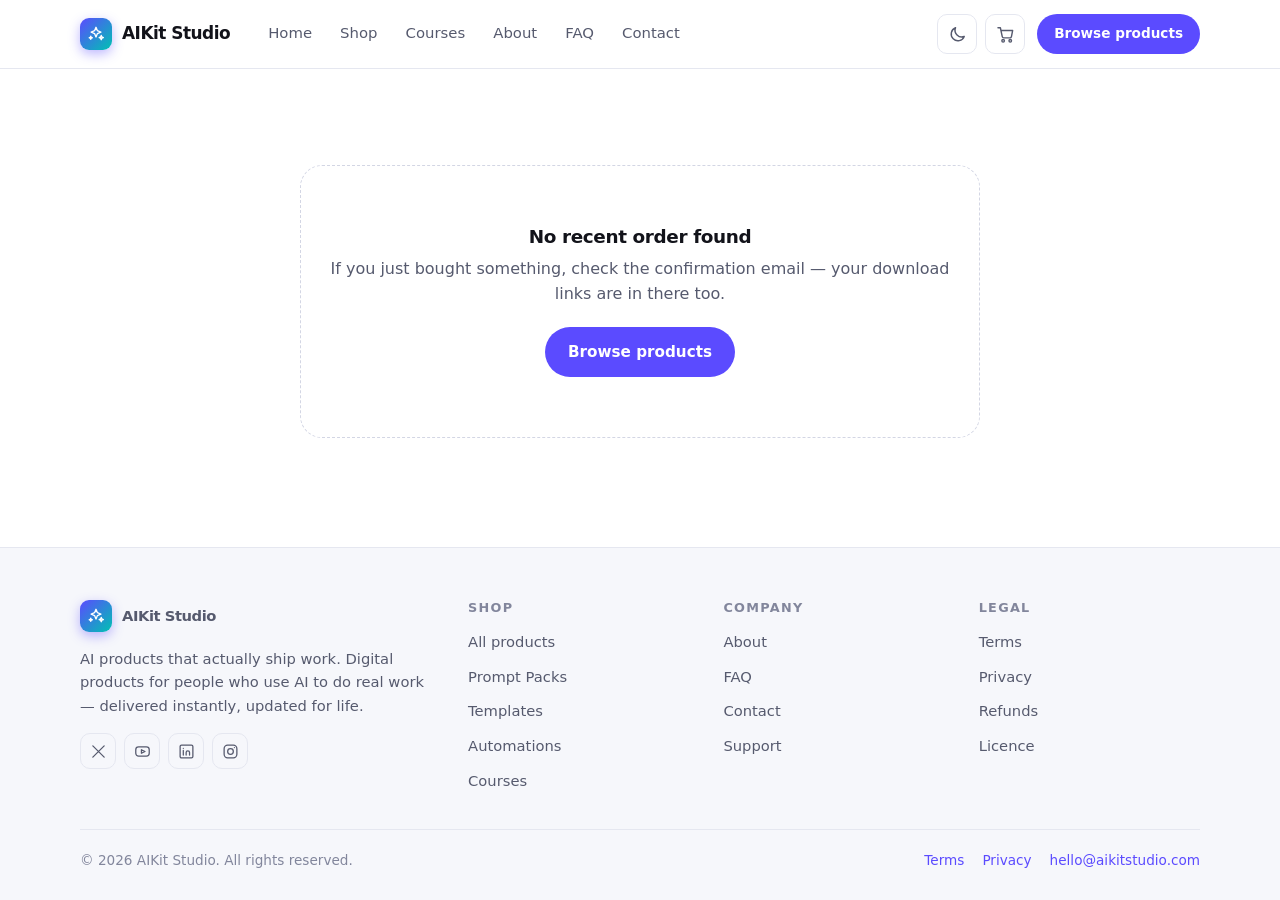
<file: success.html>
<!DOCTYPE html>
<html lang="en">
<head>
<meta charset="utf-8">
<meta name="viewport" content="width=device-width, initial-scale=1">
<title>Order confirmed</title>
<meta name="robots" content="noindex">
<link rel="icon" href="data:image/svg+xml,<svg xmlns='http://www.w3.org/2000/svg' viewBox='0 0 100 100'><text y='.9em' font-size='90'>⚡</text></svg>">
<link rel="stylesheet" href="assets/css/styles.css">
</head>
<body>
<a class="skip-link" href="#main">Skip to content</a>
<header id="site-header"></header>

<main id="main">
  <section class="section">
    <div class="wrap" style="max-width:720px">
      <div id="order-root"></div>
    </div>
  </section>
</main>

<footer id="site-footer"></footer>

<script src="assets/js/data.js"></script>
<script src="assets/js/app.js"></script>
<script>
const root = $('#order-root');
let order = null;
try { order = JSON.parse(localStorage.getItem('aikit.lastOrder') || 'null'); } catch { order = null; }

if (!order) {
  root.innerHTML = `
    <div class="empty-state">
      <h3>No recent order found</h3>
      <p>If you just bought something, check the confirmation email — your download links are in there too.</p>
      <a class="btn btn--primary" href="shop.html">Browse products</a>
    </div>`;
} else {
  const items = order.items.map(i => ({ product: getProduct(i.id), qty: i.qty })).filter(i => i.product);
  const placed = new Date(order.placedAt);

  root.innerHTML = `
    <div class="center">
      <span class="success-mark">${icon('check')}</span>
      <h1>Thanks, ${esc(order.name.split(' ')[0])} — you're all set</h1>
      <p class="muted" style="margin-top:12px;max-width:52ch;margin-inline:auto">
        Order <strong>${esc(order.id)}</strong> is confirmed. A copy of these links has been sent to
        <strong>${esc(order.email)}</strong>. They never expire, and updates land in the same place.
      </p>
    </div>

    <h2 style="font-size:1.2rem;margin:36px 0 14px">Your downloads</h2>
    ${items.map(({ product: p, qty }) => `
      <div class="download-row">
        <span class="cart-item__art" style="background: linear-gradient(135deg, ${p.gradient[0]}, ${p.gradient[1]})">${icon(p.icon)}</span>
        <span style="flex:1;min-width:0">
          <span style="display:block;font-weight:600;font-size:.95rem">${esc(p.name)}</span>
          <span class="tiny muted">${esc(p.specs.Format)} · ${esc(p.specs.Files)}${qty > 1 ? ` · ${qty} licences` : ''}</span>
        </span>
        <button class="btn btn--ghost btn--sm" type="button" data-download="${esc(p.name)}">${icon('download')} Download</button>
      </div>`).join('')}

    <div class="summary" style="position:static;margin-top:26px">
      <div class="summary__row"><span>Order number</span><span>${esc(order.id)}</span></div>
      <div class="summary__row"><span>Date</span><span>${placed.toLocaleDateString('en-US', { dateStyle: 'medium' })}</span></div>
      <div class="summary__row"><span>Items</span><span>${items.reduce((n, i) => n + i.qty, 0)}</span></div>
      <div class="summary__row summary__row--total"><span>Paid</span><span>${money(order.total)}</span></div>
    </div>

    <div class="card" style="margin-top:26px">
      <h3>What happens next</h3>
      <ul class="includes" style="margin-top:14px">
        <li>${icon('check')}<span>Open your files and start with the included quick-start note — it takes about ten minutes.</span></li>
        <li>${icon('check')}<span>When a product is updated you'll get an email with the new version, free.</span></li>
        <li>${icon('check')}<span>Stuck on anything? Reply to the confirmation email or write to <a href="mailto:${esc(SITE.supportEmail)}">${esc(SITE.supportEmail)}</a>.</span></li>
      </ul>
    </div>

    <div class="center" style="margin-top:30px">
      <a class="btn btn--primary" href="shop.html">Keep browsing</a>
    </div>`;

  document.addEventListener('click', e => {
    const btn = e.target.closest('[data-download]');
    if (!btn) return;
    toast('Demo store — connect a real file host to serve downloads', 'info');
  });
}
</script>
</body>
</html>
</file>
<file: assets/css/styles.css>
/* ==========================================================================
   AIKit Studio — design system
   Single stylesheet for every page. No build step, no external requests.
   ========================================================================== */

/* --- Tokens --------------------------------------------------------------- */
:root {
  --bg: #ffffff;
  --bg-soft: #f6f7fb;
  --bg-elev: #ffffff;
  --line: #e5e7f0;
  --line-strong: #d3d6e4;
  --text: #12131a;
  --text-soft: #565a6e;
  --text-faint: #82869c;

  --brand: #5b4bff;
  --brand-strong: #4636e8;
  --brand-soft: #eeecff;
  --accent: #00c2b2;
  --accent-soft: #e0faf7;
  --warn: #b45309;
  --warn-soft: #fef3c7;
  --danger: #d43d5b;

  --radius-sm: 8px;
  --radius: 14px;
  --radius-lg: 22px;
  --shadow-sm: 0 1px 2px rgba(18, 19, 26, .06), 0 1px 3px rgba(18, 19, 26, .05);
  --shadow: 0 4px 12px rgba(18, 19, 26, .07), 0 12px 32px rgba(18, 19, 26, .06);
  --shadow-lg: 0 12px 28px rgba(18, 19, 26, .1), 0 32px 64px rgba(18, 19, 26, .1);

  --maxw: 1160px;
  --header-h: 68px;
  --ease: cubic-bezier(.22, .61, .36, 1);
}

:root[data-theme="dark"] {
  --bg: #0b0c14;
  --bg-soft: #11131f;
  --bg-elev: #151726;
  --line: #24263a;
  --line-strong: #33364f;
  --text: #f2f3fa;
  --text-soft: #a7abc4;
  --text-faint: #7f849e;

  --brand: #8b7bff;
  --brand-strong: #a397ff;
  --brand-soft: #1e1c3d;
  --accent: #2ee6d2;
  --accent-soft: #0d2b2a;
  --warn: #fbbf24;
  --warn-soft: #33260a;
  --danger: #ff6b86;

  --shadow-sm: 0 1px 2px rgba(0, 0, 0, .5);
  --shadow: 0 4px 14px rgba(0, 0, 0, .45);
  --shadow-lg: 0 20px 60px rgba(0, 0, 0, .55);
}

@media (prefers-color-scheme: dark) {
  :root:not([data-theme="light"]) {
    --bg: #0b0c14;
    --bg-soft: #11131f;
    --bg-elev: #151726;
    --line: #24263a;
    --line-strong: #33364f;
    --text: #f2f3fa;
    --text-soft: #a7abc4;
    --text-faint: #7f849e;
    --brand: #8b7bff;
    --brand-strong: #a397ff;
    --brand-soft: #1e1c3d;
    --accent: #2ee6d2;
    --accent-soft: #0d2b2a;
    --warn: #fbbf24;
    --warn-soft: #33260a;
    --danger: #ff6b86;
    --shadow-sm: 0 1px 2px rgba(0, 0, 0, .5);
    --shadow: 0 4px 14px rgba(0, 0, 0, .45);
    --shadow-lg: 0 20px 60px rgba(0, 0, 0, .55);
  }
}

/* --- Reset ---------------------------------------------------------------- */
*, *::before, *::after { box-sizing: border-box; }
* { margin: 0; }

html { -webkit-text-size-adjust: 100%; scroll-behavior: smooth; }
@media (prefers-reduced-motion: reduce) {
  html { scroll-behavior: auto; }
  *, *::before, *::after { animation-duration: .01ms !important; transition-duration: .01ms !important; }
}

body {
  font-family: ui-sans-serif, system-ui, -apple-system, "Segoe UI", Roboto, "Helvetica Neue", Arial, sans-serif;
  background: var(--bg);
  color: var(--text);
  line-height: 1.6;
  -webkit-font-smoothing: antialiased;
  min-height: 100vh;
  display: flex;
  flex-direction: column;
  overflow-x: hidden;
}

img, svg, video { display: block; max-width: 100%; }

/* Inline icons fall back to text size. Zero specificity (:where) so any
   component rule below — .btn svg, .card__ico svg, … — always wins. */
:where(svg) { width: 1.15em; height: 1.15em; flex-shrink: 0; }
button, input, select, textarea { font: inherit; color: inherit; }
a { color: var(--brand); text-decoration: none; }
a:hover { text-decoration: underline; }

:focus-visible {
  outline: 2px solid var(--brand);
  outline-offset: 2px;
  border-radius: 4px;
}

h1, h2, h3, h4 { line-height: 1.18; letter-spacing: -.02em; font-weight: 700; }
h1 { font-size: clamp(2.1rem, 5.2vw, 3.5rem); letter-spacing: -.035em; }
h2 { font-size: clamp(1.6rem, 3.4vw, 2.4rem); letter-spacing: -.028em; }
h3 { font-size: 1.15rem; }

/* --- Layout helpers ------------------------------------------------------- */
.wrap { width: 100%; max-width: var(--maxw); margin-inline: auto; padding-inline: 20px; }
.section { padding-block: clamp(56px, 8vw, 96px); }
.section--soft { background: var(--bg-soft); }
main { flex: 1 0 auto; }
.stack > * + * { margin-top: 14px; }
.center { text-align: center; }
.muted { color: var(--text-soft); }
.small { font-size: .875rem; }
.tiny { font-size: .8rem; }
.sr-only {
  position: absolute; width: 1px; height: 1px; padding: 0;
  overflow: hidden; clip: rect(0 0 0 0); white-space: nowrap; border: 0;
}
.skip-link {
  position: absolute; left: 12px; top: -60px; z-index: 200;
  background: var(--brand); color: #fff; padding: 10px 16px; border-radius: 0 0 10px 10px;
  transition: top .18s var(--ease);
}
.skip-link:focus { top: 0; text-decoration: none; }

.section-head { max-width: 640px; margin-bottom: 40px; }
.section-head.center { margin-inline: auto; }
.section-head p { color: var(--text-soft); margin-top: 12px; font-size: 1.05rem; }

.eyebrow {
  display: inline-block;
  font-size: .74rem; font-weight: 700; letter-spacing: .13em; text-transform: uppercase;
  color: var(--brand); margin-bottom: 12px;
}

/* --- Buttons -------------------------------------------------------------- */
.btn {
  --btn-bg: var(--brand);
  --btn-fg: #fff;
  display: inline-flex; align-items: center; justify-content: center; gap: 8px;
  background: var(--btn-bg); color: var(--btn-fg);
  border: 1px solid transparent; border-radius: 999px;
  padding: 12px 22px; font-weight: 600; font-size: .95rem;
  cursor: pointer; white-space: nowrap; text-decoration: none;
  transition: transform .15s var(--ease), box-shadow .18s var(--ease), background .18s var(--ease), border-color .18s var(--ease);
}
.btn:hover { text-decoration: none; transform: translateY(-1px); box-shadow: var(--shadow); }
.btn:active { transform: translateY(0); }
.btn:disabled, .btn[aria-disabled="true"] { opacity: .55; pointer-events: none; }
.btn--primary:hover { background: var(--brand-strong); }
.btn--ghost { --btn-bg: transparent; --btn-fg: var(--text); border-color: var(--line-strong); }
.btn--ghost:hover { background: var(--bg-soft); border-color: var(--brand); }
.btn--accent { --btn-bg: var(--accent); --btn-fg: #04201d; }
.btn--lg { padding: 15px 30px; font-size: 1.02rem; }
.btn--sm { padding: 8px 16px; font-size: .85rem; }
.btn--block { width: 100%; }
.btn--danger { --btn-bg: transparent; --btn-fg: var(--danger); border-color: transparent; padding: 6px 10px; }
.btn--danger:hover { background: color-mix(in srgb, var(--danger) 12%, transparent); box-shadow: none; }
.btn svg { width: 17px; height: 17px; }

/* --- Badges & pills ------------------------------------------------------- */
.badge {
  display: inline-flex; align-items: center; gap: 6px;
  font-size: .72rem; font-weight: 700; letter-spacing: .04em; text-transform: uppercase;
  padding: 4px 10px; border-radius: 999px;
  background: var(--brand-soft); color: var(--brand);
}
.badge--accent { background: var(--accent-soft); color: color-mix(in srgb, var(--accent) 70%, var(--text)); }
.badge--warn { background: var(--warn-soft); color: var(--warn); }
.badge--flat { background: var(--bg-soft); color: var(--text-soft); border: 1px solid var(--line); }

/* --- Header --------------------------------------------------------------- */
.site-header {
  position: sticky; top: 0; z-index: 100;
  background: color-mix(in srgb, var(--bg) 85%, transparent);
  backdrop-filter: saturate(180%) blur(14px);
  border-bottom: 1px solid var(--line);
}
.site-header__inner {
  height: var(--header-h);
  display: flex; align-items: center; gap: 18px;
}
.brand {
  display: inline-flex; align-items: center; gap: 10px;
  font-weight: 800; font-size: 1.06rem; letter-spacing: -.03em; color: var(--text);
  flex-shrink: 0;
}
.brand:hover { text-decoration: none; }
.brand__mark {
  width: 32px; height: 32px; border-radius: 9px; flex-shrink: 0;
  background: linear-gradient(135deg, var(--brand), var(--accent));
  display: grid; place-items: center; color: #fff;
  box-shadow: 0 4px 12px color-mix(in srgb, var(--brand) 40%, transparent);
}
.brand__mark svg { width: 18px; height: 18px; }

.nav { display: flex; align-items: center; gap: 4px; margin-left: 8px; }
.nav a {
  color: var(--text-soft); font-weight: 500; font-size: .93rem;
  padding: 8px 12px; border-radius: 8px;
}
.nav a:hover { color: var(--text); background: var(--bg-soft); text-decoration: none; }
.nav a[aria-current="page"] { color: var(--text); font-weight: 600; }

.header-actions { margin-left: auto; display: flex; align-items: center; gap: 8px; min-width: 0; }
.header-cta { margin-left: 4px; }

.icon-btn {
  width: 40px; height: 40px; display: grid; place-items: center;
  border: 1px solid var(--line); border-radius: 10px; background: transparent;
  cursor: pointer; color: var(--text-soft); position: relative;
  transition: color .15s var(--ease), border-color .15s var(--ease), background .15s var(--ease);
}
.icon-btn:hover { color: var(--text); border-color: var(--line-strong); background: var(--bg-soft); }
.icon-btn svg { width: 19px; height: 19px; }

.cart-count {
  position: absolute; top: -6px; right: -6px; min-width: 19px; height: 19px;
  border-radius: 999px; background: var(--brand); color: #fff;
  font-size: .7rem; font-weight: 700; line-height: 19px; text-align: center;
  padding-inline: 5px; border: 2px solid var(--bg);
}
.cart-count[hidden] { display: none; }

.nav-toggle { display: none; }

@media (max-width: 860px) {
  .nav {
    position: fixed; inset: var(--header-h) 0 auto 0;
    flex-direction: column; align-items: stretch; gap: 2px;
    background: var(--bg); border-bottom: 1px solid var(--line);
    padding: 14px 20px 22px; margin: 0;
    box-shadow: var(--shadow); max-height: calc(100vh - var(--header-h)); overflow-y: auto;
  }
  .nav[hidden] { display: none; }
  .nav a { padding: 12px; font-size: 1rem; }
  .nav-toggle { display: grid; }
  /* The CTA lives in the drawer on small screens — keeping it in the bar overflows. */
  .header-cta { display: none; }
  .nav .nav__cta { display: inline-flex; margin-top: 10px; }
}
.nav .nav__cta { display: none; }

/* --- Hero ----------------------------------------------------------------- */
.hero {
  position: relative; overflow: hidden;
  padding-block: clamp(56px, 9vw, 104px);
  border-bottom: 1px solid var(--line);
}
.hero::before {
  content: ""; position: absolute; inset: -40% -10% auto -10%; height: 520px; z-index: 0;
  background:
    radial-gradient(closest-side, color-mix(in srgb, var(--brand) 26%, transparent), transparent) 22% 40% / 55% 90% no-repeat,
    radial-gradient(closest-side, color-mix(in srgb, var(--accent) 22%, transparent), transparent) 80% 30% / 45% 80% no-repeat;
  filter: blur(30px); opacity: .85; pointer-events: none;
}
.hero__inner { position: relative; z-index: 1; display: grid; gap: 48px; align-items: center; grid-template-columns: 1.05fr .95fr; }
@media (max-width: 940px) { .hero__inner { grid-template-columns: 1fr; gap: 40px; } }

.hero h1 { margin-bottom: 18px; }
.hero h1 .grad {
  background: linear-gradient(100deg, var(--brand), var(--accent));
  -webkit-background-clip: text; background-clip: text; color: transparent;
}
.hero__lede { font-size: clamp(1.02rem, 1.7vw, 1.18rem); color: var(--text-soft); max-width: 34em; }
.hero__cta { display: flex; flex-wrap: wrap; gap: 12px; margin-top: 28px; }
.hero__meta { display: flex; flex-wrap: wrap; gap: 20px; margin-top: 28px; color: var(--text-soft); font-size: .89rem; }
.hero__meta span { display: inline-flex; align-items: center; gap: 7px; }
.hero__meta svg { width: 16px; height: 16px; color: var(--accent); flex-shrink: 0; }

.hero-card {
  background: var(--bg-elev); border: 1px solid var(--line); border-radius: var(--radius-lg);
  box-shadow: var(--shadow-lg); padding: 22px; transform: rotate(-.6deg);
}
.hero-card__bar { display: flex; gap: 6px; margin-bottom: 16px; }
.hero-card__bar i { width: 10px; height: 10px; border-radius: 999px; background: var(--line-strong); }
.hero-card__row {
  display: flex; align-items: center; gap: 12px; padding: 11px 12px;
  border-radius: 12px; border: 1px solid var(--line); margin-bottom: 9px; background: var(--bg);
}
.hero-card__row:last-child { margin-bottom: 0; }
.hero-card__ico {
  width: 34px; height: 34px; border-radius: 9px; flex-shrink: 0; display: grid; place-items: center;
  background: linear-gradient(135deg, var(--brand), var(--accent)); color: #fff;
}
.hero-card__ico svg { width: 17px; height: 17px; }
.hero-card__row strong { display: block; font-size: .92rem; }
.hero-card__row span { font-size: .8rem; color: var(--text-faint); }
.hero-card__row b { margin-left: auto; font-size: .9rem; color: var(--accent); white-space: nowrap; }

/* --- Trust / logos -------------------------------------------------------- */
.trust { border-bottom: 1px solid var(--line); padding-block: 26px; background: var(--bg-soft); }
.trust__inner { display: flex; flex-wrap: wrap; align-items: center; justify-content: center; gap: 14px 34px; }
.trust__label { font-size: .76rem; letter-spacing: .12em; text-transform: uppercase; color: var(--text-faint); font-weight: 600; }
.trust__item { font-weight: 700; color: var(--text-faint); letter-spacing: -.02em; font-size: 1.02rem; opacity: .8; }

/* --- Stats ---------------------------------------------------------------- */
.stats { display: grid; grid-template-columns: repeat(4, 1fr); gap: 18px; }
@media (max-width: 760px) { .stats { grid-template-columns: repeat(2, 1fr); } }
.stat {
  background: var(--bg-elev); border: 1px solid var(--line); border-radius: var(--radius);
  padding: 22px 20px; text-align: center;
}
.stat b { display: block; font-size: clamp(1.6rem, 3vw, 2.1rem); letter-spacing: -.03em; line-height: 1.1; }
.stat span { font-size: .84rem; color: var(--text-soft); }

/* --- Cards / grids -------------------------------------------------------- */
.grid { display: grid; gap: 22px; }
.grid--3 { grid-template-columns: repeat(3, 1fr); }
.grid--4 { grid-template-columns: repeat(4, 1fr); }
.grid--2 { grid-template-columns: repeat(2, 1fr); }
@media (max-width: 980px) { .grid--4 { grid-template-columns: repeat(2, 1fr); } .grid--3 { grid-template-columns: repeat(2, 1fr); } }
@media (max-width: 620px) { .grid--2, .grid--3, .grid--4 { grid-template-columns: 1fr; } }

.card {
  background: var(--bg-elev); border: 1px solid var(--line); border-radius: var(--radius);
  padding: 26px; box-shadow: var(--shadow-sm);
}
.card__ico {
  width: 42px; height: 42px; border-radius: 12px; display: grid; place-items: center;
  background: var(--brand-soft); color: var(--brand); margin-bottom: 16px;
}
.card__ico svg { width: 21px; height: 21px; }
.card h3 { margin-bottom: 8px; }
.card p { color: var(--text-soft); font-size: .94rem; }

/* --- Product card --------------------------------------------------------- */
.product-card {
  display: flex; flex-direction: column;
  background: var(--bg-elev); border: 1px solid var(--line); border-radius: var(--radius);
  overflow: hidden; box-shadow: var(--shadow-sm);
  transition: transform .2s var(--ease), box-shadow .2s var(--ease), border-color .2s var(--ease);
}
.product-card:hover { transform: translateY(-3px); box-shadow: var(--shadow); border-color: var(--line-strong); }
.product-card__art {
  position: relative; aspect-ratio: 16 / 10; display: grid; place-items: center;
  color: #fff; overflow: hidden;
}
.product-card__art svg { width: 46px; height: 46px; opacity: .95; filter: drop-shadow(0 4px 10px rgba(0,0,0,.25)); }
.product-card__art::after {
  content: ""; position: absolute; inset: 0;
  background: radial-gradient(circle at 30% 20%, rgba(255,255,255,.28), transparent 60%);
}
.product-card__flags { position: absolute; top: 10px; left: 10px; z-index: 2; display: flex; gap: 6px; }
.product-card__flags .badge { background: rgba(255,255,255,.94); color: #12131a; backdrop-filter: blur(4px); }
.product-card__body { padding: 18px; display: flex; flex-direction: column; flex: 1; gap: 8px; }
.product-card__cat { font-size: .73rem; text-transform: uppercase; letter-spacing: .09em; color: var(--text-faint); font-weight: 700; }
.product-card__title { font-size: 1.02rem; font-weight: 700; letter-spacing: -.015em; }
.product-card__title a { color: var(--text); }
.product-card__title a:hover { color: var(--brand); text-decoration: none; }
.product-card__desc { font-size: .875rem; color: var(--text-soft); flex: 1; }
.product-card__foot { display: flex; align-items: center; gap: 10px; margin-top: 6px; }
.price { font-size: 1.18rem; font-weight: 800; letter-spacing: -.02em; }
.price del { font-size: .85rem; font-weight: 500; color: var(--text-faint); margin-left: 6px; }
.product-card__foot .btn { margin-left: auto; }

.rating { display: inline-flex; align-items: center; gap: 5px; font-size: .82rem; color: var(--text-soft); }
.rating svg { width: 14px; height: 14px; color: #f6a609; }

/* --- Shop toolbar --------------------------------------------------------- */
.toolbar {
  display: flex; flex-wrap: wrap; gap: 12px; align-items: center;
  padding: 16px; margin-bottom: 26px;
  background: var(--bg-elev); border: 1px solid var(--line); border-radius: var(--radius);
}
.field { display: flex; flex-direction: column; gap: 6px; }
.field label { font-size: .8rem; font-weight: 600; color: var(--text-soft); }
.input, .select, .textarea {
  background: var(--bg); border: 1px solid var(--line-strong); border-radius: 10px;
  padding: 11px 13px; width: 100%; font-size: .93rem;
  transition: border-color .15s var(--ease), box-shadow .15s var(--ease);
}
.input:focus, .select:focus, .textarea:focus {
  outline: none; border-color: var(--brand);
  box-shadow: 0 0 0 3px color-mix(in srgb, var(--brand) 18%, transparent);
}
.textarea { min-height: 130px; resize: vertical; }
.search-field { position: relative; flex: 1 1 240px; }
.search-field svg {
  position: absolute; left: 13px; top: 50%; transform: translateY(-50%);
  width: 17px; height: 17px; color: var(--text-faint); pointer-events: none;
}
.search-field .input { padding-left: 40px; }

.chips { display: flex; flex-wrap: wrap; gap: 8px; }
.chip {
  border: 1px solid var(--line-strong); background: transparent; color: var(--text-soft);
  border-radius: 999px; padding: 8px 15px; font-size: .87rem; font-weight: 600; cursor: pointer;
  transition: all .15s var(--ease);
}
.chip:hover { border-color: var(--brand); color: var(--text); }
.chip[aria-pressed="true"] { background: var(--brand); border-color: var(--brand); color: #fff; }

/* --- Page header ---------------------------------------------------------- */
.page-head { padding-block: clamp(40px, 6vw, 64px) 0; }
.page-head h1 { font-size: clamp(1.9rem, 4vw, 2.7rem); }
.page-head p { color: var(--text-soft); margin-top: 12px; max-width: 60ch; font-size: 1.03rem; }
.breadcrumb { display: flex; flex-wrap: wrap; gap: 8px; font-size: .85rem; color: var(--text-faint); margin-bottom: 14px; }
.breadcrumb a { color: var(--text-faint); }
.breadcrumb a:hover { color: var(--brand); }

/* --- Product detail ------------------------------------------------------- */
.pdp { display: grid; grid-template-columns: 1.15fr .85fr; gap: 44px; align-items: start; }
@media (max-width: 940px) { .pdp { grid-template-columns: 1fr; gap: 32px; } }
.pdp__art {
  aspect-ratio: 16 / 9; border-radius: var(--radius-lg); display: grid; place-items: center;
  color: #fff; position: relative; overflow: hidden; box-shadow: var(--shadow);
}
.pdp__art svg { width: 86px; height: 86px; }
.pdp__art::after { content: ""; position: absolute; inset: 0; background: radial-gradient(circle at 28% 18%, rgba(255,255,255,.26), transparent 62%); }
.pdp__buy {
  position: sticky; top: calc(var(--header-h) + 20px);
  background: var(--bg-elev); border: 1px solid var(--line); border-radius: var(--radius-lg);
  padding: 26px; box-shadow: var(--shadow);
}
.pdp__price { display: flex; align-items: baseline; gap: 10px; margin-bottom: 4px; }
.pdp__price .price { font-size: 2rem; }
.includes { list-style: none; padding: 0; display: grid; gap: 11px; }
.includes li { display: flex; gap: 10px; align-items: flex-start; font-size: .92rem; color: var(--text-soft); }
.includes svg { width: 17px; height: 17px; color: var(--accent); flex-shrink: 0; margin-top: 3px; }
.spec-list { display: grid; gap: 0; border: 1px solid var(--line); border-radius: var(--radius); overflow: hidden; }
.spec-list div { display: flex; justify-content: space-between; gap: 16px; padding: 12px 16px; font-size: .9rem; border-bottom: 1px solid var(--line); }
.spec-list div:last-child { border-bottom: 0; }
.spec-list dt { color: var(--text-soft); }
.spec-list dd { font-weight: 600; text-align: right; }
.prose { max-width: 68ch; }
.prose h2 { font-size: 1.4rem; margin-top: 34px; margin-bottom: 12px; }
.prose h3 { margin-top: 24px; margin-bottom: 8px; }
.prose p { color: var(--text-soft); margin-bottom: 14px; }
.prose ul, .prose ol { color: var(--text-soft); padding-left: 22px; margin-bottom: 16px; }
.prose li { margin-bottom: 8px; }
.prose strong { color: var(--text); }

/* --- Steps ---------------------------------------------------------------- */
.steps { counter-reset: step; display: grid; gap: 22px; grid-template-columns: repeat(3, 1fr); }
@media (max-width: 800px) { .steps { grid-template-columns: 1fr; } }
.step { position: relative; padding-left: 60px; }
.step::before {
  counter-increment: step; content: counter(step);
  position: absolute; left: 0; top: 0; width: 42px; height: 42px; border-radius: 12px;
  display: grid; place-items: center; font-weight: 800; font-size: 1.05rem;
  background: linear-gradient(135deg, var(--brand), var(--accent)); color: #fff;
}
.step h3 { margin-bottom: 6px; }
.step p { color: var(--text-soft); font-size: .94rem; }

/* --- Testimonials --------------------------------------------------------- */
.quote {
  background: var(--bg-elev); border: 1px solid var(--line); border-radius: var(--radius);
  padding: 26px; display: flex; flex-direction: column; gap: 16px; box-shadow: var(--shadow-sm);
}
.quote blockquote { font-size: .98rem; color: var(--text); flex: 1; }
.quote__who { display: flex; align-items: center; gap: 12px; }
.avatar {
  width: 40px; height: 40px; border-radius: 999px; display: grid; place-items: center;
  font-weight: 700; font-size: .9rem; color: #fff; flex-shrink: 0;
  background: linear-gradient(135deg, var(--brand), var(--accent));
}
.quote__who b { display: block; font-size: .92rem; }
.quote__who span { font-size: .82rem; color: var(--text-faint); }

/* --- Pricing / bundles ---------------------------------------------------- */
.plan {
  background: var(--bg-elev); border: 1px solid var(--line); border-radius: var(--radius-lg);
  padding: 30px; display: flex; flex-direction: column; gap: 18px; position: relative;
}
.plan--featured { border-color: var(--brand); box-shadow: 0 0 0 3px color-mix(in srgb, var(--brand) 14%, transparent), var(--shadow); }
.plan__tag { position: absolute; top: -12px; left: 50%; transform: translateX(-50%); }
.plan__price { font-size: 2.4rem; font-weight: 800; letter-spacing: -.035em; line-height: 1; }
.plan__price small { font-size: .9rem; font-weight: 500; color: var(--text-soft); letter-spacing: 0; }
.plan ul { list-style: none; padding: 0; display: grid; gap: 10px; flex: 1; }
.plan li { display: flex; gap: 10px; font-size: .92rem; color: var(--text-soft); }
.plan li svg { width: 17px; height: 17px; color: var(--accent); flex-shrink: 0; margin-top: 3px; }

/* --- Accordion / FAQ ------------------------------------------------------ */
.accordion { border: 1px solid var(--line); border-radius: var(--radius); overflow: hidden; background: var(--bg-elev); }
.accordion details { border-bottom: 1px solid var(--line); }
.accordion details:last-child { border-bottom: 0; }
.accordion summary {
  list-style: none; cursor: pointer; padding: 18px 22px; font-weight: 600;
  display: flex; align-items: center; gap: 14px;
}
.accordion summary::-webkit-details-marker { display: none; }
.accordion summary::after {
  content: ""; margin-left: auto; width: 10px; height: 10px; flex-shrink: 0;
  border-right: 2px solid var(--text-faint); border-bottom: 2px solid var(--text-faint);
  transform: rotate(45deg) translate(-2px, -2px); transition: transform .2s var(--ease);
}
.accordion details[open] summary::after { transform: rotate(-135deg) translate(-3px, -3px); }
.accordion summary:hover { background: var(--bg-soft); }
.accordion .acc-body { padding: 0 22px 20px; color: var(--text-soft); font-size: .95rem; max-width: 72ch; }

/* --- CTA band ------------------------------------------------------------- */
.cta-band {
  position: relative; overflow: hidden; border-radius: var(--radius-lg);
  padding: clamp(36px, 6vw, 60px); text-align: center; color: #fff;
  background: linear-gradient(115deg, #4636e8, #5b4bff 40%, #00c2b2);
}
.cta-band h2 { color: #fff; }
.cta-band p { color: rgba(255,255,255,.88); margin: 12px auto 26px; max-width: 52ch; }
.cta-band .btn--ghost { --btn-fg: #fff; border-color: rgba(255,255,255,.5); }
.cta-band .btn--ghost:hover { background: rgba(255,255,255,.12); }
.cta-band .btn--primary { --btn-bg: #fff; --btn-fg: #2c1f9c; }
.cta-band .btn--primary:hover { background: #f0eeff; }

/* --- Newsletter ----------------------------------------------------------- */
.subscribe { display: flex; gap: 10px; max-width: 460px; }
.subscribe .input { flex: 1; }
@media (max-width: 520px) { .subscribe { flex-direction: column; } }

/* --- Cart ----------------------------------------------------------------- */
.cart-layout { display: grid; grid-template-columns: 1.5fr .9fr; gap: 32px; align-items: start; }
@media (max-width: 900px) { .cart-layout { grid-template-columns: 1fr; } }
.cart-item {
  display: grid; grid-template-columns: 76px 1fr auto; gap: 16px; align-items: center;
  padding: 16px; border: 1px solid var(--line); border-radius: var(--radius);
  background: var(--bg-elev); margin-bottom: 12px;
}
.cart-item__art { width: 76px; height: 62px; border-radius: 10px; display: grid; place-items: center; color: #fff; }
.cart-item__art svg { width: 26px; height: 26px; }
.cart-item h3 { font-size: .98rem; margin-bottom: 3px; }
.cart-item h3 a { color: var(--text); }
.cart-item__right { text-align: right; display: grid; gap: 6px; justify-items: end; }
@media (max-width: 560px) {
  .cart-item { grid-template-columns: 56px 1fr; }
  .cart-item__art { width: 56px; height: 50px; }
  .cart-item__right { grid-column: 1 / -1; justify-items: start; text-align: left; }
}
.qty { display: inline-flex; align-items: center; border: 1px solid var(--line-strong); border-radius: 999px; overflow: hidden; }
.qty button {
  width: 30px; height: 30px; border: 0; background: transparent; cursor: pointer;
  color: var(--text-soft); font-size: 1.05rem; line-height: 1;
}
.qty button:hover { background: var(--bg-soft); color: var(--text); }
.qty span { min-width: 30px; text-align: center; font-size: .9rem; font-weight: 600; }

.summary {
  position: sticky; top: calc(var(--header-h) + 20px);
  background: var(--bg-elev); border: 1px solid var(--line); border-radius: var(--radius-lg);
  padding: 26px; box-shadow: var(--shadow-sm);
}
.summary__row { display: flex; justify-content: space-between; gap: 12px; padding: 9px 0; font-size: .94rem; color: var(--text-soft); }
.summary__row--total {
  border-top: 1px solid var(--line); margin-top: 10px; padding-top: 16px;
  font-size: 1.15rem; font-weight: 800; color: var(--text);
}
.coupon { display: flex; gap: 8px; margin: 14px 0; }

.empty-state { text-align: center; padding: 60px 20px; border: 1px dashed var(--line-strong); border-radius: var(--radius-lg); }
.empty-state svg { width: 46px; height: 46px; color: var(--text-faint); margin: 0 auto 16px; }
.empty-state h3 { margin-bottom: 8px; }
.empty-state p { color: var(--text-soft); margin-bottom: 20px; }

/* --- Forms / checkout ----------------------------------------------------- */
.form-grid { display: grid; gap: 16px; grid-template-columns: repeat(2, 1fr); }
.form-grid .field--full { grid-column: 1 / -1; }
@media (max-width: 620px) { .form-grid { grid-template-columns: 1fr; } }
.fieldset { border: 1px solid var(--line); border-radius: var(--radius); padding: 24px; background: var(--bg-elev); margin-bottom: 20px; }
.fieldset legend { padding-inline: 8px; font-weight: 700; font-size: .95rem; }
.error { color: var(--danger); font-size: .82rem; }
.pay-option {
  display: flex; align-items: center; gap: 12px; padding: 14px 16px;
  border: 1px solid var(--line-strong); border-radius: 12px; cursor: pointer; margin-bottom: 10px;
}
.pay-option:hover { border-color: var(--brand); }
.pay-option:has(input:checked) { border-color: var(--brand); background: var(--brand-soft); }
.pay-option input { accent-color: var(--brand); width: 18px; height: 18px; }
.pay-option b { font-size: .93rem; }
.pay-option span { font-size: .82rem; color: var(--text-soft); display: block; }
.notice {
  display: flex; gap: 12px; padding: 14px 16px; border-radius: 12px;
  background: var(--warn-soft); color: var(--warn); font-size: .88rem; border: 1px solid color-mix(in srgb, var(--warn) 25%, transparent);
}
.notice svg { width: 18px; height: 18px; flex-shrink: 0; margin-top: 2px; }

/* --- Success -------------------------------------------------------------- */
.success-mark {
  width: 74px; height: 74px; border-radius: 999px; margin: 0 auto 22px; display: grid; place-items: center;
  background: var(--accent-soft); color: var(--accent);
}
.success-mark svg { width: 36px; height: 36px; }
.download-row {
  display: flex; align-items: center; gap: 14px; padding: 14px 16px;
  border: 1px solid var(--line); border-radius: 12px; background: var(--bg-elev); margin-bottom: 10px; text-align: left;
}
.download-row .cart-item__art { width: 44px; height: 44px; }
.download-row .cart-item__art svg { width: 20px; height: 20px; }

/* --- Toast ---------------------------------------------------------------- */
.toast-host {
  position: fixed; right: 16px; bottom: 16px; z-index: 300;
  display: flex; flex-direction: column; gap: 10px; pointer-events: none;
}
.toast {
  background: var(--text); color: var(--bg); padding: 12px 18px; border-radius: 12px;
  font-size: .9rem; font-weight: 600; box-shadow: var(--shadow-lg);
  animation: toast-in .25s var(--ease);
  display: flex; align-items: center; gap: 9px; max-width: min(92vw, 360px);
}
.toast svg { width: 17px; height: 17px; flex-shrink: 0; }
@keyframes toast-in { from { opacity: 0; transform: translateY(10px) scale(.97); } }

/* --- Footer --------------------------------------------------------------- */
.site-footer { border-top: 1px solid var(--line); background: var(--bg-soft); padding-block: 52px 28px; margin-top: 0; }
.footer-grid { display: grid; grid-template-columns: 1.6fr 1fr 1fr 1fr; gap: 34px; }
@media (max-width: 860px) { .footer-grid { grid-template-columns: 1fr 1fr; gap: 28px; } }
@media (max-width: 480px) { .footer-grid { grid-template-columns: 1fr; } }
.footer-grid h4 { font-size: .8rem; text-transform: uppercase; letter-spacing: .1em; color: var(--text-faint); margin-bottom: 14px; }
.footer-grid ul { list-style: none; padding: 0; display: grid; gap: 9px; }
.footer-grid a { color: var(--text-soft); font-size: .92rem; }
.footer-grid a:hover { color: var(--brand); }
.footer-about p { color: var(--text-soft); font-size: .92rem; margin: 14px 0 16px; max-width: 34em; }
.socials { display: flex; gap: 8px; }
.socials a {
  width: 36px; height: 36px; border-radius: 10px; display: grid; place-items: center;
  border: 1px solid var(--line); color: var(--text-soft);
}
.socials a:hover { color: var(--brand); border-color: var(--brand); }
.socials svg { width: 17px; height: 17px; }
.footer-bottom {
  margin-top: 36px; padding-top: 20px; border-top: 1px solid var(--line);
  display: flex; flex-wrap: wrap; gap: 12px; justify-content: space-between;
  font-size: .85rem; color: var(--text-faint);
}
.footer-bottom nav { display: flex; flex-wrap: wrap; gap: 18px; }

/* --- Reveal on scroll ----------------------------------------------------- */
.reveal { opacity: 0; transform: translateY(14px); transition: opacity .5s var(--ease), transform .5s var(--ease); }
.reveal.is-in { opacity: 1; transform: none; }
@media (prefers-reduced-motion: reduce) { .reveal { opacity: 1; transform: none; } }
</file>
